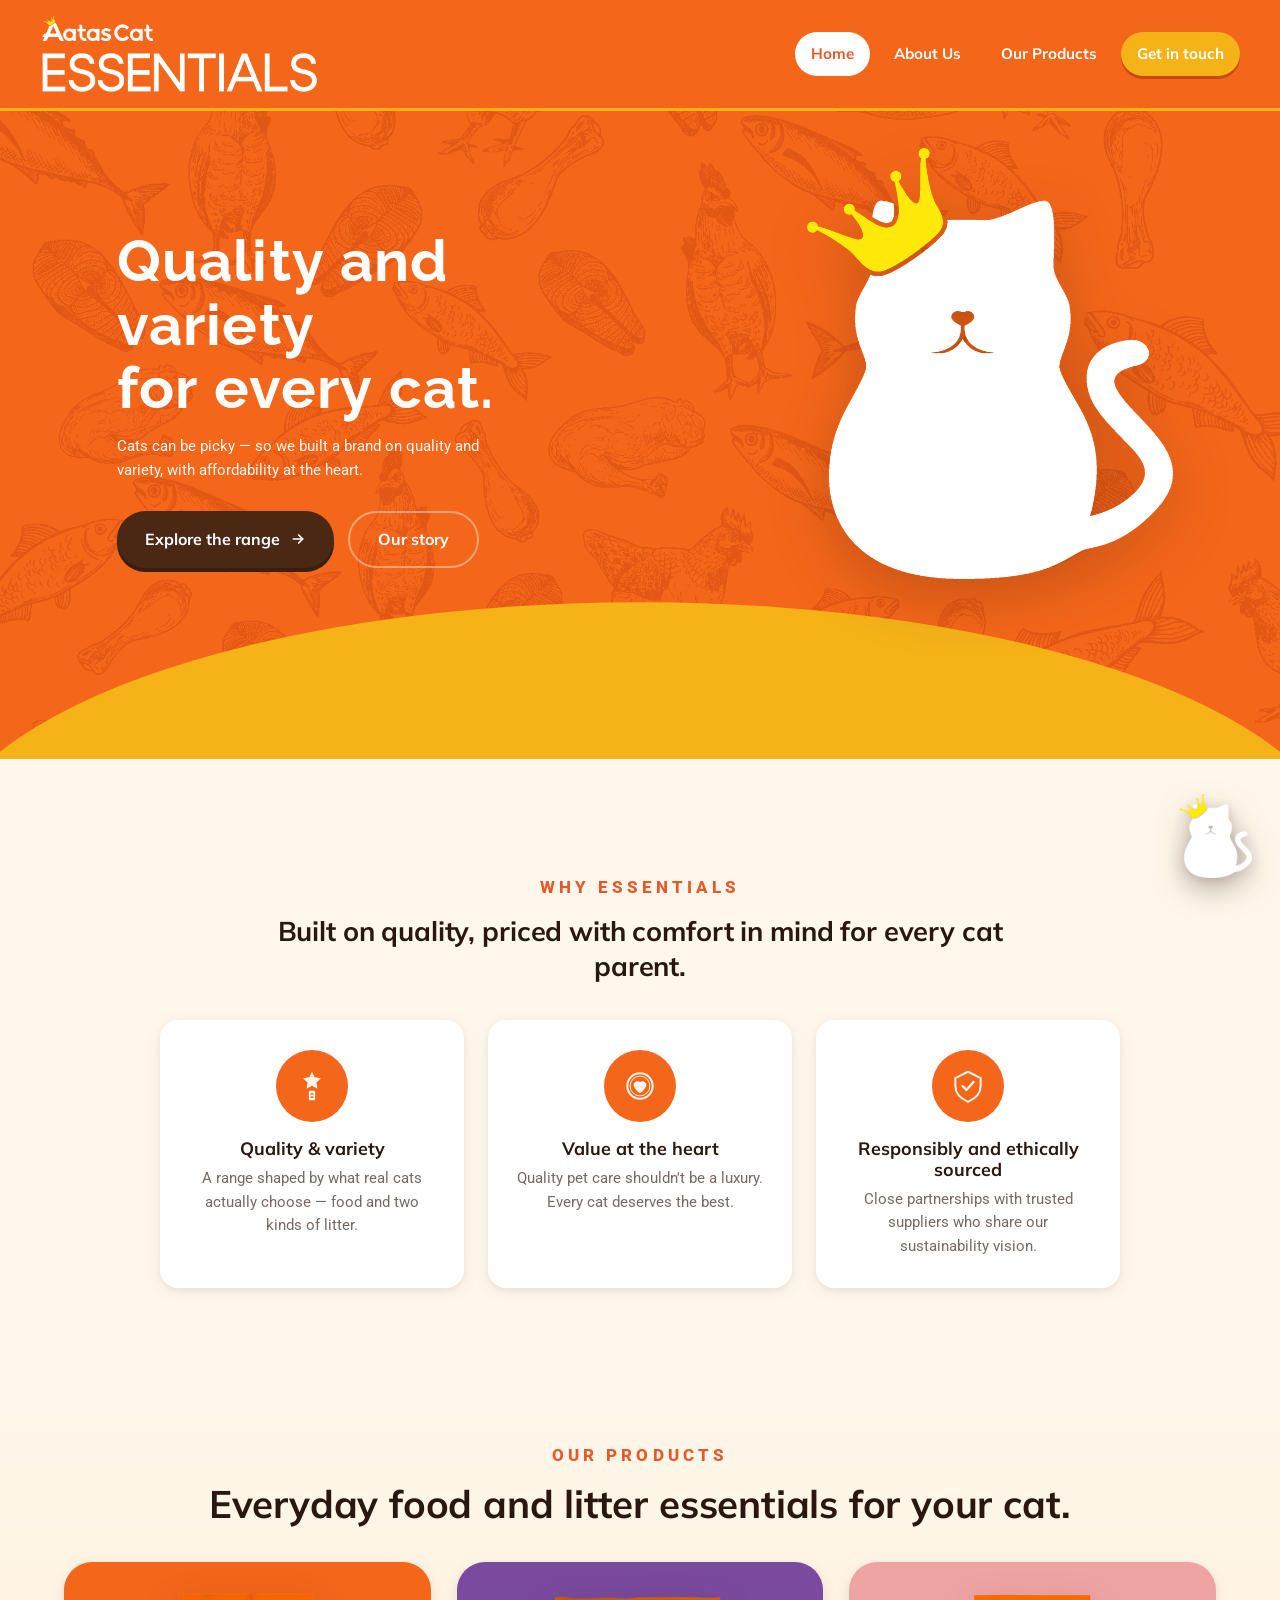
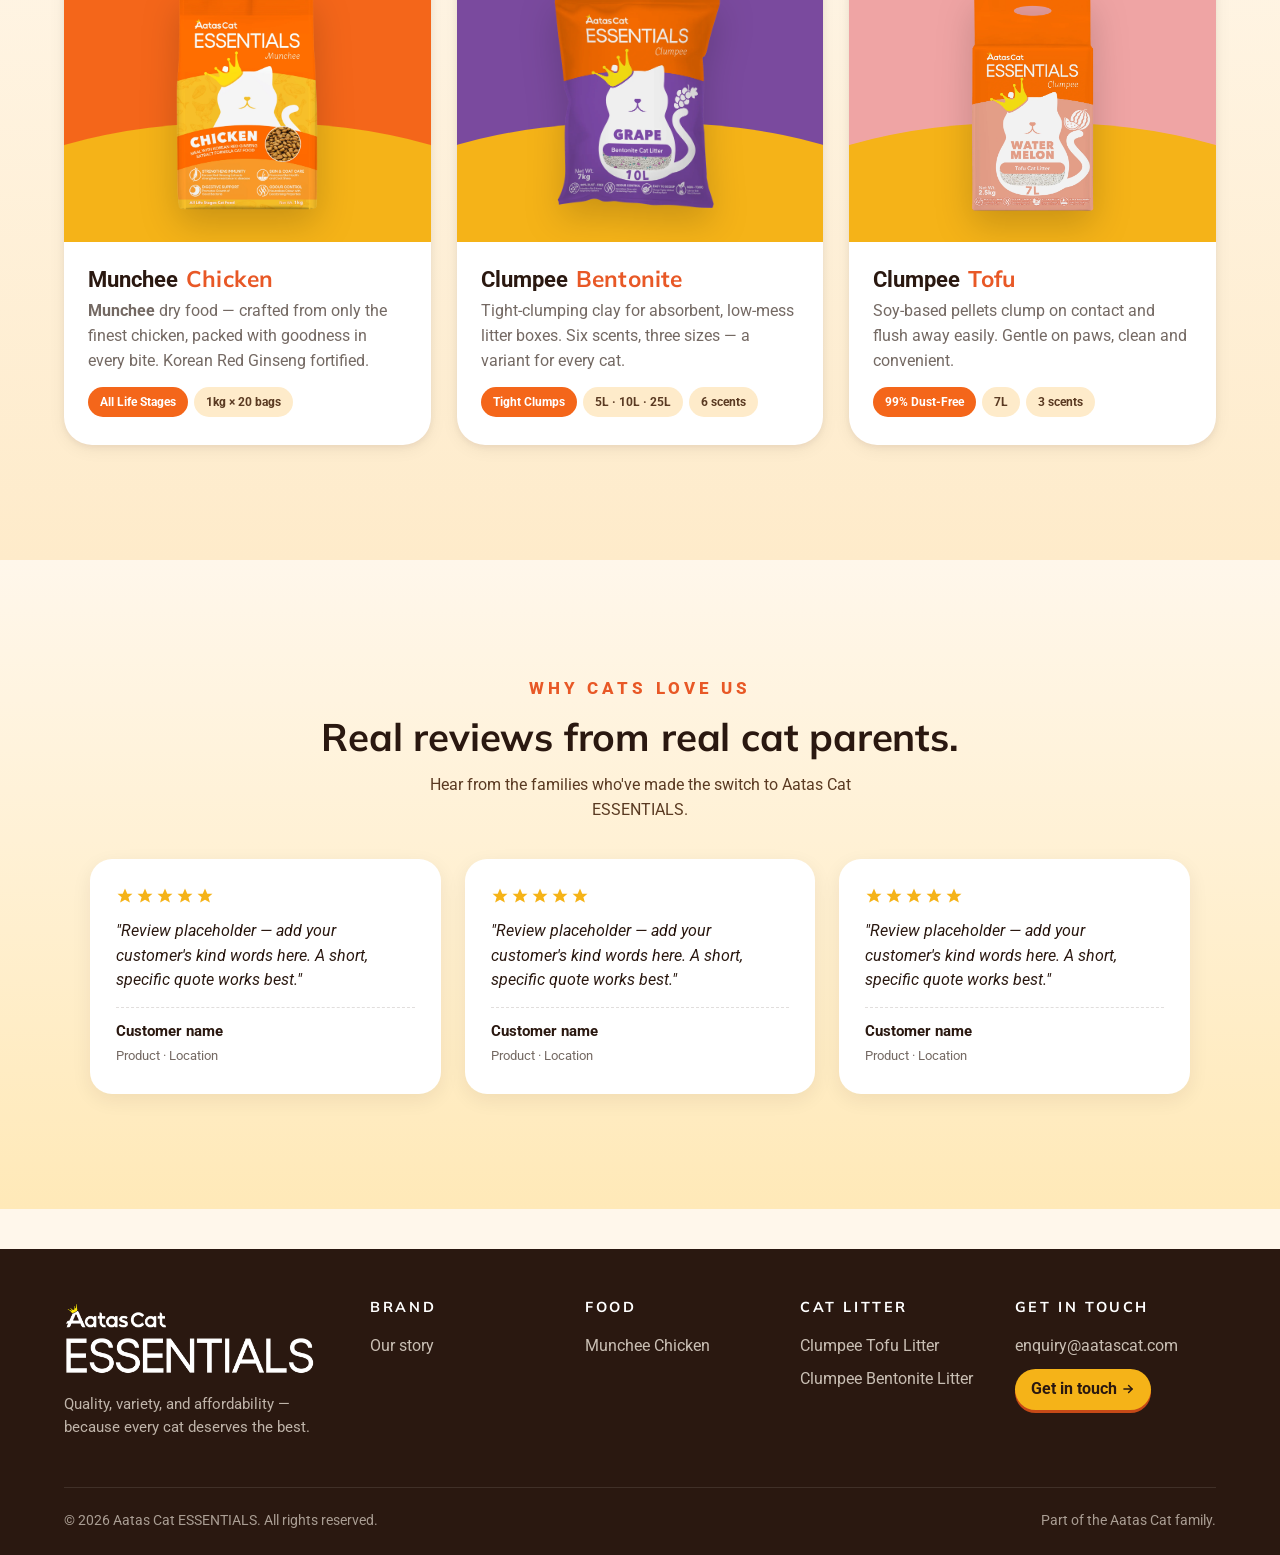
<file: index.html>
<!doctype html>
<html lang="en">
<head>
<meta charset="utf-8">
<meta name="viewport" content="width=device-width, initial-scale=1">
<title>Aatas Cat ESSENTIALS — Quality cat food & litter, made affordable</title>
<meta name="description" content="Aatas Cat ESSENTIALS — Munchee dry food with Korean Red Ginseng, and Clumpee Tofu & Bentonite cat litters. Quality, variety, and affordability in one range.">
<link rel="preconnect" href="https://fonts.googleapis.com">
<link rel="preconnect" href="https://fonts.gstatic.com" crossorigin>
<link rel="stylesheet" href="css/styles.css">
<link rel="icon" href="assets/brand/crown-cat.png" type="image/png">
</head>
<body>

<!-- ============== HEADER ============== -->
<header class="site-header">
  <div class="container nav">
    <a class="brand" href="index.html" aria-label="Aatas Cat ESSENTIALS — Home">
      <picture>
        <source srcset="assets/brand/logo-mark.webp" type="image/webp">
        <img class="brand-logo" src="assets/brand/logo-mark.png" alt="Aatas Cat ESSENTIALS">
      </picture>
    </a>

    <nav class="nav-links" aria-label="Primary">
      <a href="index.html" class="active">Home</a>
      <a href="about.html">About Us</a>
      <a href="products.html">Our Products</a>
      <a href="contact.html" class="nav-cta">Get in touch</a>
    </nav>

    <button class="nav-toggle" aria-label="Menu" aria-expanded="false" aria-controls="navlinks">
      <svg viewBox="0 0 24 24" fill="none" stroke="currentColor" stroke-width="2.5" stroke-linecap="round">
        <line x1="3" y1="7" x2="21" y2="7"/><line x1="3" y1="12" x2="21" y2="12"/><line x1="3" y1="17" x2="21" y2="17"/>
      </svg>
    </button>
  </div>
</header>

<!-- ============== HERO ============== -->
<section class="hero">
  <!-- Food silhouettes in yellow shape -->
  <div class="hero-yellow-silhouettes" aria-hidden="true">
    <!-- Chicken silhouette -->
    <svg class="silh-chicken-1" viewBox="0 0 64 54"><path d="M12 32 Q 8 28 12 22 Q 14 16 22 14 Q 26 8 34 10 Q 38 6 42 10 Q 46 8 46 12 Q 50 14 50 18 L 48 22 Q 54 22 54 28 Q 54 34 46 36 L 42 44 Q 38 50 30 48 L 26 50 Q 20 50 18 44 L 14 42 Q 10 38 12 32 Z M 40 14 L 44 8 L 42 14 Z"/></svg>
    <!-- Fish silhouette -->
    <svg class="silh-fish-1" viewBox="0 0 78 36"><path d="M4 18 Q 14 6 34 8 Q 54 8 62 18 Q 54 28 34 28 Q 14 28 4 18 Z M 62 18 L 76 6 L 72 18 L 76 30 Z M 18 18 a 2 2 0 1 0 0.1 0 Z"/></svg>
    <!-- Drumstick silhouette -->
    <svg class="silh-drumstick-1" viewBox="0 0 52 52"><path d="M16 14 Q 8 10 10 18 Q 4 22 10 28 Q 8 36 16 36 Q 18 44 26 40 L 34 32 L 44 44 Q 46 46 48 44 Q 50 42 48 40 L 36 30 L 42 24 Q 46 16 38 14 Q 38 6 30 8 Q 22 4 18 12 Z"/></svg>
    <!-- Chicken 2 -->
    <svg class="silh-chicken-2" viewBox="0 0 60 50"><path d="M11 30 Q 7 26 11 20 Q 13 15 20 13 Q 24 7 32 9 Q 36 5 40 9 Q 44 7 44 11 Q 48 13 48 17 L 46 20 Q 52 20 52 26 Q 52 32 44 34 L 40 42 Q 36 48 28 46 L 24 48 Q 18 48 16 42 L 12 40 Q 9 36 11 30 Z M 38 13 L 42 7 L 40 13 Z"/></svg>
    <!-- Fish 2 -->
    <svg class="silh-fish-2" viewBox="0 0 72 34"><path d="M4 17 Q 13 6 32 7 Q 50 7 58 17 Q 50 27 32 27 Q 13 27 4 17 Z M 58 17 L 70 6 L 67 17 L 70 28 Z"/></svg>
    <!-- Drumstick 2 -->
    <svg class="silh-drumstick-2" viewBox="0 0 48 48"><path d="M14 13 Q 7 9 9 17 Q 3 21 9 26 Q 7 33 14 33 Q 16 41 24 37 L 31 30 L 40 41 Q 42 43 44 41 Q 46 39 44 37 L 33 28 L 39 22 Q 43 15 35 13 Q 35 5 28 7 Q 20 3 17 11 Z"/></svg>
    <!-- Chicken 3 -->
    <svg class="silh-chicken-3" viewBox="0 0 66 56"><path d="M12 33 Q 8 29 12 23 Q 14 17 22 15 Q 26 9 35 11 Q 39 7 43 11 Q 47 9 47 13 Q 51 15 51 19 L 49 23 Q 56 23 56 29 Q 56 36 48 37 L 43 46 Q 39 51 31 49 L 27 51 Q 20 51 18 45 L 14 43 Q 10 39 12 33 Z M 41 15 L 45 8 L 43 15 Z"/></svg>
  </div>

  <div class="container hero-inner">
    <div class="hero-text">
      <h1 class="hero-script">Quality and variety<br>for every cat.</h1>
      <p class="lead">
        Cats can be picky — so we built a brand on quality and variety, with affordability at the heart.
      </p>

      <div class="hero-actions">
        <a href="#range" class="btn btn-primary">Explore the range
          <svg viewBox="0 0 24 24" width="16" height="16" fill="none" stroke="currentColor" stroke-width="2.5" stroke-linecap="round" stroke-linejoin="round"><path d="M5 12h14"/><path d="M13 6l6 6-6 6"/></svg>
        </a>
        <a href="about.html" class="btn btn-ghost">Our story</a>
      </div>
    </div>

    <div class="hero-cat">
      <img src="assets/brand/crown-cat.webp" alt="Crowned cat — the Aatas Cat ESSENTIALS mascot">
    </div>
  </div>
</section>


<!-- ============== PROMISE ROW ============== -->
<section class="section promise">
  <div class="container">
    <div class="center" style="margin-bottom: 36px;">
      <span class="eyebrow">Why ESSENTIALS</span>
      <h2>Built on quality, priced with comfort in mind for every cat parent.</h2>
    </div>
    <div class="promise-grid">
      <div class="promise-card">
        <div class="promise-icon">
          <!-- Star rosette — quality & variety -->
          <svg viewBox="0 0 48 48" aria-hidden="true">
            <g fill="#FFF7EB">
              <path d="M24 6l3.5 7.1 7.8 1.1-5.7 5.5 1.3 7.8L24 23.8l-6.9 3.7 1.3-7.8-5.7-5.5 7.8-1.1z"/>
              <rect x="20" y="30" width="8" height="12" rx="1.5"/>
              <rect x="22" y="33" width="4" height="2" rx="1" fill="var(--orange)"/>
              <rect x="22" y="37" width="4" height="2" rx="1" fill="var(--orange)"/>
            </g>
          </svg>
        </div>
        <h3>Quality &amp; variety</h3>
        <p>A range shaped by what real cats actually choose — food and two kinds of litter.</p>
      </div>
      <div class="promise-card">
        <div class="promise-icon">
          <!-- Coin / dollar with heart — value at the heart -->
          <svg viewBox="0 0 48 48" aria-hidden="true">
            <g fill="#FFF7EB">
              <!-- Coin circle -->
              <circle cx="24" cy="24" r="16" fill="none" stroke="#FFF7EB" stroke-width="2.5"/>
              <circle cx="24" cy="24" r="12.5" fill="none" stroke="#FFF7EB" stroke-width="1.2"/>
              <!-- Heart -->
              <path d="M24 33s-8-5-8-11a5 5 0 0 1 8-3 5 5 0 0 1 8 3c0 6-8 11-8 11z"/>
            </g>
          </svg>
        </div>
        <h3>Value at the heart</h3>
        <p>Quality pet care shouldn't be a luxury. Every cat deserves the best.</p>
      </div>
      <div class="promise-card">
        <div class="promise-icon">
          <!-- Shield with tick — responsibly sourced -->
          <svg viewBox="0 0 48 48" aria-hidden="true">
            <g fill="#FFF7EB">
              <!-- Shield -->
              <path d="M24 6L8 14v10c0 10 7 16 16 20 9-4 16-10 16-20V14z" fill="none" stroke="#FFF7EB" stroke-width="2.5" stroke-linejoin="round"/>
              <!-- Checkmark -->
              <path d="M17 24l5 5 9-10" fill="none" stroke="#FFF7EB" stroke-width="3" stroke-linecap="round" stroke-linejoin="round"/>
            </g>
          </svg>
        </div>
        <h3>Responsibly and ethically sourced</h3>
        <p>Close partnerships with trusted suppliers who share our sustainability vision.</p>
      </div>
    </div>
  </div>
</section>

<!-- ============== CATEGORY PREVIEWS ============== -->
<section class="section category-row tight-top" id="range">
  <div class="container">
    <div class="center" style="margin-bottom: 36px;">
      <span class="eyebrow">Our Products</span>
      <h2>Everyday food and litter essentials for your cat.</h2>
    </div>

    <div class="category-grid category-grid-3">
      <a class="cat-card" href="products.html#munchee">
        <div class="cat-card-media">
          <img src="assets/products/munchee-1kg-front.webp" alt="Aatas Cat ESSENTIALS Munchee Chicken dry food 1kg pack">
        </div>
        <div class="cat-card-body">
          <h3><span class="munchee-wordmark">Munchee</span> <span class="product-accent">Chicken</span></h3>
          <p><span class="munchee-wordmark">Munchee</span> dry food — crafted from only the finest chicken, packed with goodness in every bite. Korean Red Ginseng fortified.</p>
          <div class="cat-card-meta">
            <span class="chip chip-accent">All Life Stages</span>
            <span class="chip">1kg × 20 bags</span>
          </div>
        </div>
      </a>

      <a class="cat-card" href="products.html#bentonite">
        <div class="cat-card-media" style="background: #7A4A9E;">
          <img src="assets/products/bentonite-grape-front.webp" alt="Aatas Cat ESSENTIALS Bentonite Cat Litter Grape 10L">
        </div>
        <div class="cat-card-body">
          <h3><span class="munchee-wordmark">Clumpee</span> <span class="product-accent">Bentonite</span></h3>
          <p>Tight-clumping clay for absorbent, low-mess litter boxes. Six scents, three sizes — a variant for every cat.</p>
          <div class="cat-card-meta">
            <span class="chip chip-accent">Tight Clumps</span>
            <span class="chip">5L · 10L · 25L</span>
            <span class="chip">6 scents</span>
          </div>
        </div>
      </a>

      <a class="cat-card" href="products.html#tofu">
        <div class="cat-card-media" style="background: #EFA4A4;">
          <img src="assets/products/tofu-watermelon-front.webp" alt="Aatas Cat ESSENTIALS Tofu Cat Litter Watermelon 7L">
        </div>
        <div class="cat-card-body">
          <h3><span class="munchee-wordmark">Clumpee</span> <span class="product-accent">Tofu</span></h3>
          <p>Soy-based pellets clump on contact and flush away easily. Gentle on paws, clean and convenient.</p>
          <div class="cat-card-meta">
            <span class="chip chip-accent">99% Dust-Free</span>
            <span class="chip">7L</span>
            <span class="chip">3 scents</span>
          </div>
        </div>
      </a>
    </div>

  </div>
</section>

<!-- ============== REVIEWS ============== -->
<section class="section reviews" id="reviews">
  <div class="container">
    <div class="center" style="margin-bottom: 36px;">
      <span class="eyebrow">Why cats love us</span>
      <h2>Real reviews from real cat parents.</h2>
      <p style="max-width: 54ch; margin: 14px auto 0; color: var(--ink-soft);">Hear from the families who've made the switch to Aatas Cat ESSENTIALS.</p>
    </div>

    <div class="reviews-grid">
      <figure class="review-card">
        <div class="review-stars" aria-label="5 out of 5 stars">
          <svg viewBox="0 0 24 24" width="18" height="18" fill="currentColor"><path d="M12 2l3 7h7l-5.5 4.5 2 7L12 17l-6.5 3.5 2-7L2 9h7z"/></svg>
          <svg viewBox="0 0 24 24" width="18" height="18" fill="currentColor"><path d="M12 2l3 7h7l-5.5 4.5 2 7L12 17l-6.5 3.5 2-7L2 9h7z"/></svg>
          <svg viewBox="0 0 24 24" width="18" height="18" fill="currentColor"><path d="M12 2l3 7h7l-5.5 4.5 2 7L12 17l-6.5 3.5 2-7L2 9h7z"/></svg>
          <svg viewBox="0 0 24 24" width="18" height="18" fill="currentColor"><path d="M12 2l3 7h7l-5.5 4.5 2 7L12 17l-6.5 3.5 2-7L2 9h7z"/></svg>
          <svg viewBox="0 0 24 24" width="18" height="18" fill="currentColor"><path d="M12 2l3 7h7l-5.5 4.5 2 7L12 17l-6.5 3.5 2-7L2 9h7z"/></svg>
        </div>
        <blockquote>"Review placeholder — add your customer's kind words here. A short, specific quote works best."</blockquote>
        <figcaption>
          <strong>Customer name</strong>
          <span>Product · Location</span>
        </figcaption>
      </figure>

      <figure class="review-card">
        <div class="review-stars" aria-label="5 out of 5 stars">
          <svg viewBox="0 0 24 24" width="18" height="18" fill="currentColor"><path d="M12 2l3 7h7l-5.5 4.5 2 7L12 17l-6.5 3.5 2-7L2 9h7z"/></svg>
          <svg viewBox="0 0 24 24" width="18" height="18" fill="currentColor"><path d="M12 2l3 7h7l-5.5 4.5 2 7L12 17l-6.5 3.5 2-7L2 9h7z"/></svg>
          <svg viewBox="0 0 24 24" width="18" height="18" fill="currentColor"><path d="M12 2l3 7h7l-5.5 4.5 2 7L12 17l-6.5 3.5 2-7L2 9h7z"/></svg>
          <svg viewBox="0 0 24 24" width="18" height="18" fill="currentColor"><path d="M12 2l3 7h7l-5.5 4.5 2 7L12 17l-6.5 3.5 2-7L2 9h7z"/></svg>
          <svg viewBox="0 0 24 24" width="18" height="18" fill="currentColor"><path d="M12 2l3 7h7l-5.5 4.5 2 7L12 17l-6.5 3.5 2-7L2 9h7z"/></svg>
        </div>
        <blockquote>"Review placeholder — add your customer's kind words here. A short, specific quote works best."</blockquote>
        <figcaption>
          <strong>Customer name</strong>
          <span>Product · Location</span>
        </figcaption>
      </figure>

      <figure class="review-card">
        <div class="review-stars" aria-label="5 out of 5 stars">
          <svg viewBox="0 0 24 24" width="18" height="18" fill="currentColor"><path d="M12 2l3 7h7l-5.5 4.5 2 7L12 17l-6.5 3.5 2-7L2 9h7z"/></svg>
          <svg viewBox="0 0 24 24" width="18" height="18" fill="currentColor"><path d="M12 2l3 7h7l-5.5 4.5 2 7L12 17l-6.5 3.5 2-7L2 9h7z"/></svg>
          <svg viewBox="0 0 24 24" width="18" height="18" fill="currentColor"><path d="M12 2l3 7h7l-5.5 4.5 2 7L12 17l-6.5 3.5 2-7L2 9h7z"/></svg>
          <svg viewBox="0 0 24 24" width="18" height="18" fill="currentColor"><path d="M12 2l3 7h7l-5.5 4.5 2 7L12 17l-6.5 3.5 2-7L2 9h7z"/></svg>
          <svg viewBox="0 0 24 24" width="18" height="18" fill="currentColor"><path d="M12 2l3 7h7l-5.5 4.5 2 7L12 17l-6.5 3.5 2-7L2 9h7z"/></svg>
        </div>
        <blockquote>"Review placeholder — add your customer's kind words here. A short, specific quote works best."</blockquote>
        <figcaption>
          <strong>Customer name</strong>
          <span>Product · Location</span>
        </figcaption>
      </figure>
    </div>
  </div>
</section>

<!-- ============== FOOTER ============== -->
<footer class="site-footer">
  <div class="container">
    <div class="footer-grid">
      <div class="footer-brand">
        <a class="brand" href="index.html" aria-label="Aatas Cat ESSENTIALS">
          <picture>
            <source srcset="assets/brand/logo-mark.webp" type="image/webp">
            <img class="brand-logo" src="assets/brand/logo-mark.png" alt="Aatas Cat ESSENTIALS">
          </picture>
        </a>
        <p>Quality, variety, and affordability — because every cat deserves the best.</p>
      </div>
      <div>
        <h4>Brand</h4>
        <a href="about.html">Our story</a>
      </div>
      <div>
        <h4>Food</h4>
        <a href="products.html#munchee">Munchee Chicken</a>
      </div>
      <div>
        <h4>Cat Litter</h4>
        <a href="products.html#tofu">Clumpee Tofu Litter</a>
        <a href="products.html#bentonite">Clumpee Bentonite Litter</a>
      </div>
      <div>
        <h4>Get in touch</h4>
        <a href="mailto:enquiry@aatascat.com">enquiry@aatascat.com</a>
        <a href="contact.html" class="footer-cta">Get in touch
          <svg viewBox="0 0 24 24" width="14" height="14" fill="none" stroke="currentColor" stroke-width="2.5" stroke-linecap="round" stroke-linejoin="round" style="vertical-align: middle; margin-left: 4px;"><path d="M5 12h14"/><path d="M13 6l6 6-6 6"/></svg>
        </a>
      </div>
    </div>
    <div class="footer-bottom">
      <span>© 2026 Aatas Cat ESSENTIALS. All rights reserved.</span>
      <span>Part of the Aatas Cat family.</span>
    </div>
  </div>
</footer>

<!-- Back-to-top floating button -->
<a href="#top" class="back-to-top" aria-label="Back to top" onclick="window.scrollTo({top:0,behavior:'smooth'});return false;">
  <img src="assets/brand/crown-cat.webp" alt="">
</a>

<script src="js/main.js"></script>
</body>
</html>
</file>
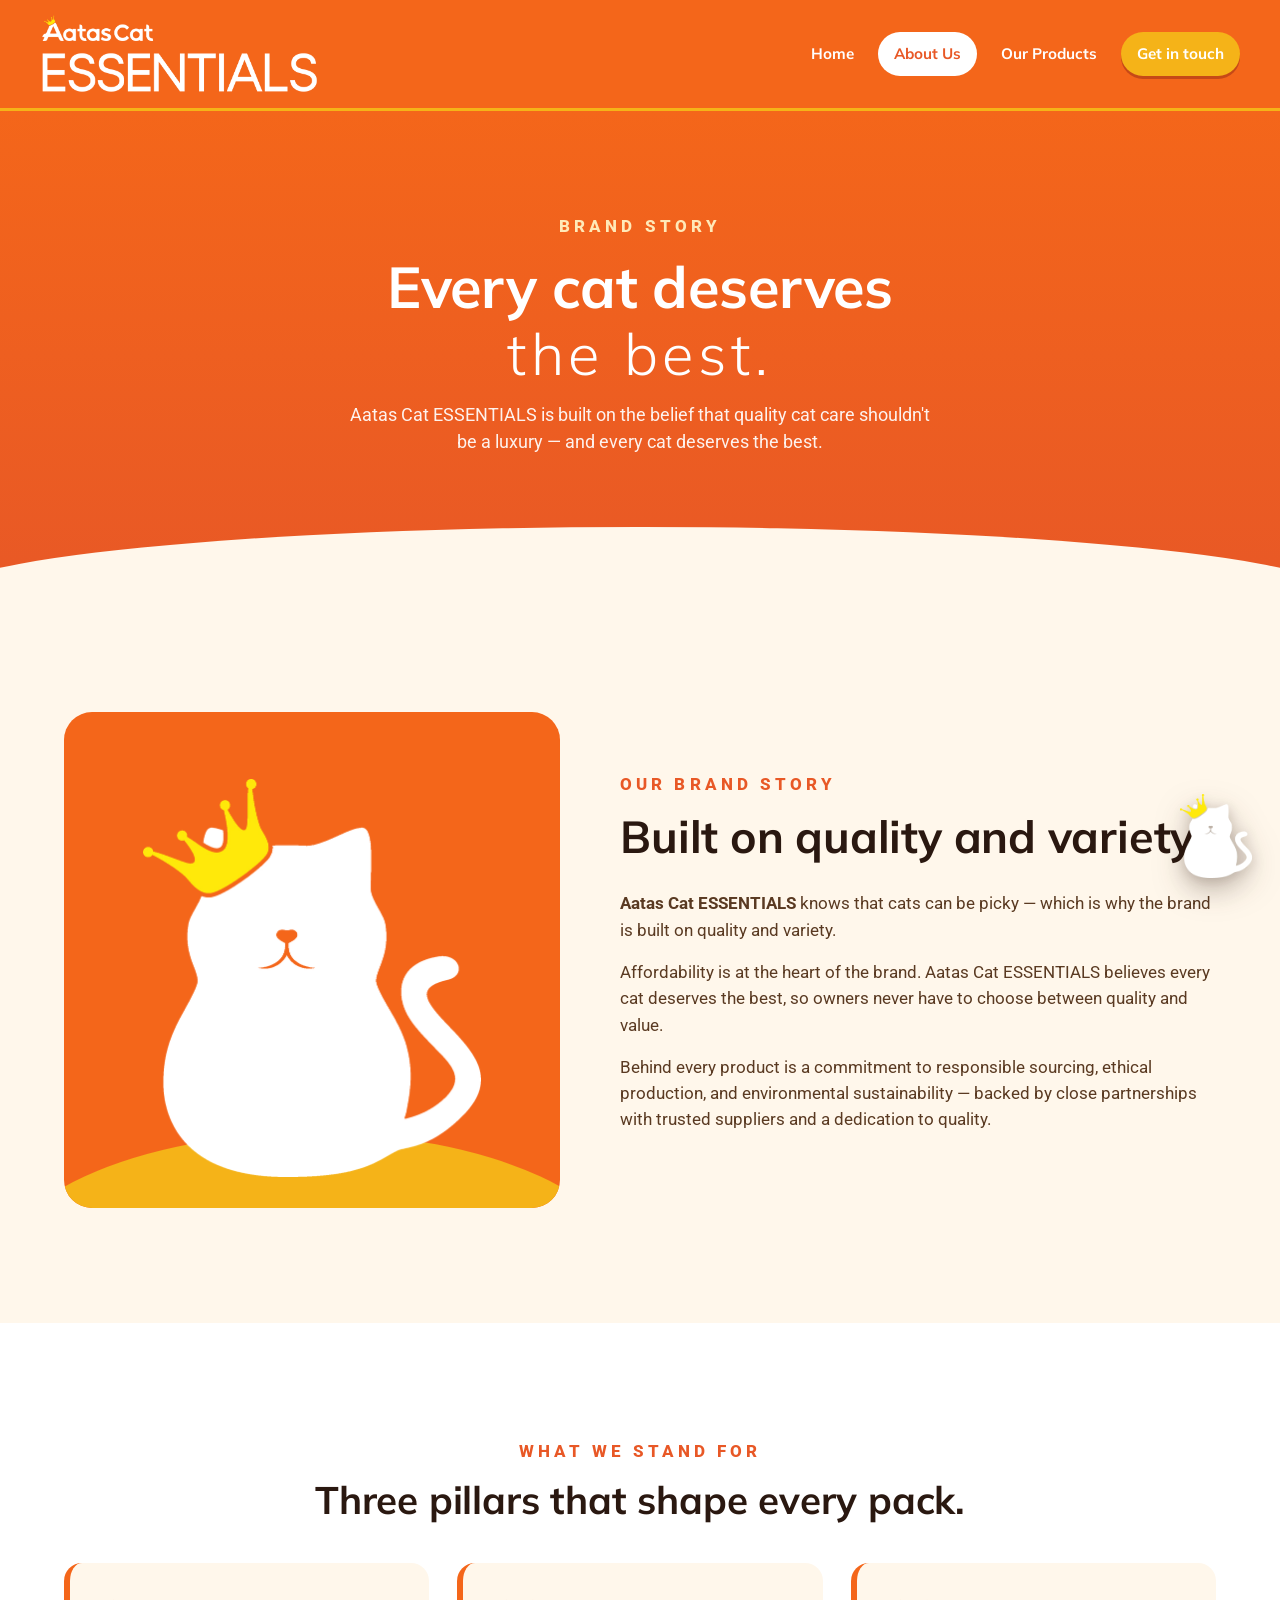
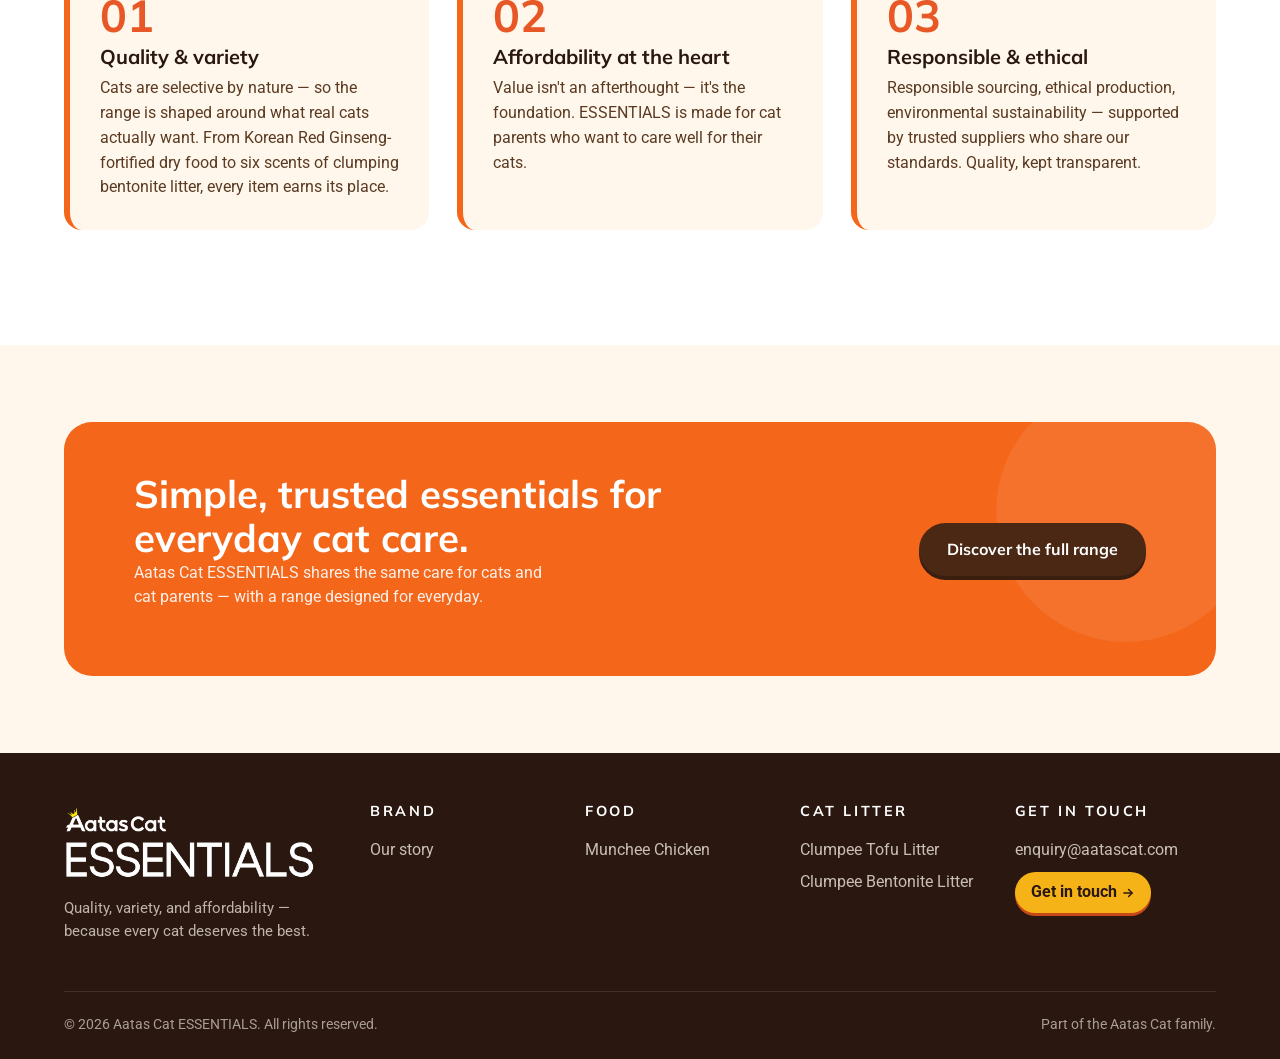
<file: about.html>
<!doctype html>
<html lang="en">
<head>
<meta charset="utf-8">
<meta name="viewport" content="width=device-width, initial-scale=1">
<title>About — Aatas Cat ESSENTIALS</title>
<meta name="description" content="Aatas Cat ESSENTIALS — built on quality, variety and affordability, with a commitment to responsible sourcing and ethical production. Every cat deserves the best.">
<link rel="stylesheet" href="css/styles.css">
<link rel="icon" href="assets/brand/crown-cat.png" type="image/png">
</head>
<body>

<!-- HEADER -->
<header class="site-header">
  <div class="container nav">
    <a class="brand" href="index.html" aria-label="Aatas Cat ESSENTIALS — Home">
      <picture>
        <source srcset="assets/brand/logo-mark.webp" type="image/webp">
        <img class="brand-logo" src="assets/brand/logo-mark.png" alt="Aatas Cat ESSENTIALS">
      </picture>
    </a>
    <nav class="nav-links">
      <a href="index.html">Home</a>
      <a href="about.html" class="active">About Us</a>
      <a href="products.html">Our Products</a>
      <a href="contact.html" class="nav-cta">Get in touch</a>
    </nav>
    <button class="nav-toggle" aria-label="Menu" aria-expanded="false">
      <svg viewBox="0 0 24 24" fill="none" stroke="currentColor" stroke-width="2.5" stroke-linecap="round"><line x1="3" y1="7" x2="21" y2="7"/><line x1="3" y1="12" x2="21" y2="12"/><line x1="3" y1="17" x2="21" y2="17"/></svg>
    </button>
  </div>
</header>

<!-- PAGE HEADER -->
<section class="page-header">
  <div class="container">
    <span class="eyebrow" style="color:#ffe9b8;">Brand Story</span>
    <h1>Every cat deserves<br><span class="essentials">the best.</span></h1>
    <p>Aatas Cat ESSENTIALS is built on the belief that quality cat care shouldn't be a luxury — and every cat deserves the best.</p>
  </div>
</section>

<!-- STORY -->
<section class="section story">
  <div class="container">
    <div class="story-grid">
      <div class="story-visual">
        <img src="assets/brand/crown-cat.webp" alt="">
      </div>
      <div class="story-text">
        <span class="eyebrow">Our Brand Story</span>
        <h2 style="margin-bottom: 28px;">Built on quality and variety.</h2>
        <p>
          <strong>Aatas Cat ESSENTIALS</strong> knows that cats can be picky — which is why the brand is built on quality and variety.
        </p>
        <p>
          Affordability is at the heart of the brand. Aatas Cat ESSENTIALS believes every cat deserves the best, so owners never have to choose between quality and value.
        </p>
        <p>
          Behind every product is a commitment to responsible sourcing, ethical production, and environmental sustainability — backed by close partnerships with trusted suppliers and a dedication to quality.
        </p>
      </div>
    </div>
  </div>
</section>

<!-- PILLARS -->
<section class="section pillars" id="pillars">
  <div class="container">
    <div class="center" style="margin-bottom: 24px;">
      <span class="eyebrow">What we stand for</span>
      <h2>Three pillars that shape every pack.</h2>
    </div>
    <div class="pillars-grid">
      <div class="pillar">
        <div class="num">01</div>
        <h3>Quality &amp; variety</h3>
        <p>Cats are selective by nature — so the range is shaped around what real cats actually want. From Korean Red Ginseng-fortified dry food to six scents of clumping bentonite litter, every item earns its place.</p>
      </div>
      <div class="pillar">
        <div class="num">02</div>
        <h3>Affordability at the heart</h3>
        <p>Value isn't an afterthought — it's the foundation. ESSENTIALS is made for cat parents who want to care well for their cats.</p>
      </div>
      <div class="pillar">
        <div class="num">03</div>
        <h3>Responsible &amp; ethical</h3>
        <p>Responsible sourcing, ethical production, environmental sustainability — supported by trusted suppliers who share our standards. Quality, kept transparent.</p>
      </div>
    </div>
  </div>
</section>

<!-- FAMILY CALLOUT -->
<section class="container">
  <div class="cta-banner" style="background: var(--orange);">
    <div>
      <h2 style="color: var(--white);">Simple, trusted essentials for everyday cat care.</h2>
      <p style="color: rgba(255,255,255,0.9);">Aatas Cat ESSENTIALS shares the same care for cats and cat parents — with a range designed for everyday.</p>
    </div>
    <div style="text-align: right;">
      <a href="products.html" class="btn btn-primary">Discover the full range</a>
    </div>
  </div>
</section>

<!-- FOOTER -->
<footer class="site-footer">
  <div class="container">
    <div class="footer-grid">
      <div class="footer-brand">
        <a class="brand" href="index.html" aria-label="Aatas Cat ESSENTIALS">
          <picture>
            <source srcset="assets/brand/logo-mark.webp" type="image/webp">
            <img class="brand-logo" src="assets/brand/logo-mark.png" alt="Aatas Cat ESSENTIALS">
          </picture>
        </a>
        <p>Quality, variety, and affordability — because every cat deserves the best.</p>
      </div>
      <div>
        <h4>Brand</h4>
        <a href="about.html">Our story</a>
      </div>
      <div>
        <h4>Food</h4>
        <a href="products.html#munchee">Munchee Chicken</a>
      </div>
      <div>
        <h4>Cat Litter</h4>
        <a href="products.html#tofu">Clumpee Tofu Litter</a>
        <a href="products.html#bentonite">Clumpee Bentonite Litter</a>
      </div>
      <div>
        <h4>Get in touch</h4>
        <a href="mailto:enquiry@aatascat.com">enquiry@aatascat.com</a>
        <a href="contact.html" class="footer-cta">Get in touch
          <svg viewBox="0 0 24 24" width="14" height="14" fill="none" stroke="currentColor" stroke-width="2.5" stroke-linecap="round" stroke-linejoin="round" style="vertical-align: middle; margin-left: 4px;"><path d="M5 12h14"/><path d="M13 6l6 6-6 6"/></svg>
        </a>
      </div>
    </div>
    <div class="footer-bottom"><span>© 2026 Aatas Cat ESSENTIALS. All rights reserved.</span><span>Part of the Aatas Cat family.</span></div>
  </div>
</footer>

<!-- Back-to-top floating button -->
<a href="#top" class="back-to-top" aria-label="Back to top" onclick="window.scrollTo({top:0,behavior:'smooth'});return false;">
  <img src="assets/brand/crown-cat.webp" alt="">
</a>

<script src="js/main.js"></script>
</body>
</html>
</file>
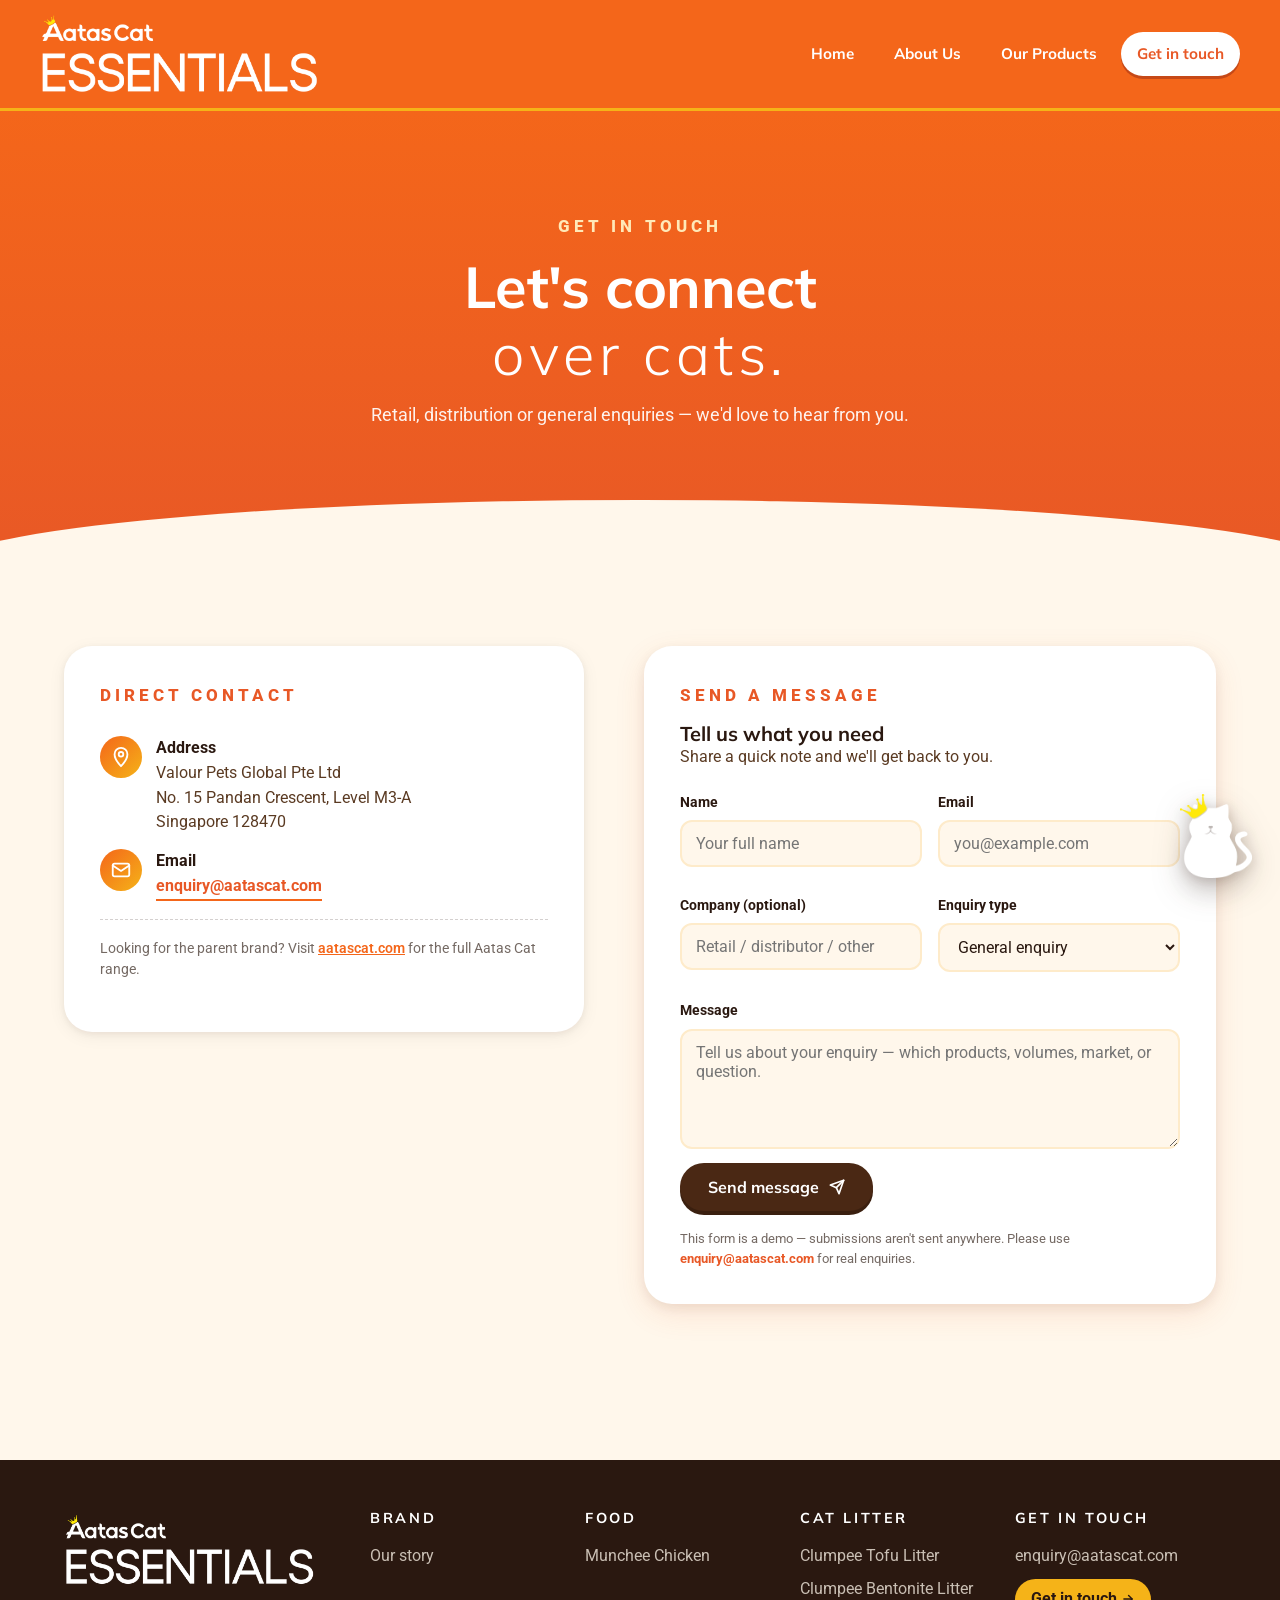
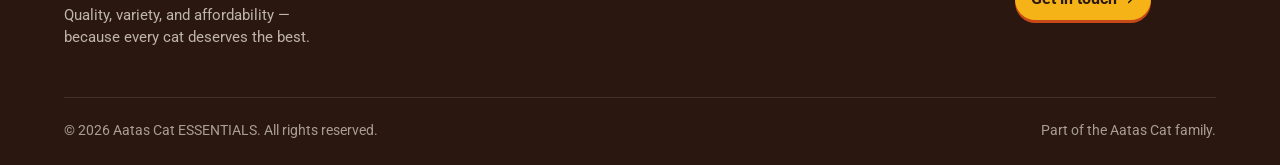
<file: contact.html>
<!doctype html>
<html lang="en">
<head>
<meta charset="utf-8">
<meta name="viewport" content="width=device-width, initial-scale=1">
<title>Contact — Aatas Cat ESSENTIALS</title>
<meta name="description" content="Get in touch with Aatas Cat ESSENTIALS for retail, wholesale, distribution or general enquiries.">
<link rel="stylesheet" href="css/styles.css">
<link rel="icon" href="assets/brand/crown-cat.png" type="image/png">
</head>
<body>

<!-- HEADER -->
<header class="site-header">
  <div class="container nav">
    <a class="brand" href="index.html" aria-label="Aatas Cat ESSENTIALS — Home">
      <picture>
        <source srcset="assets/brand/logo-mark.webp" type="image/webp">
        <img class="brand-logo" src="assets/brand/logo-mark.png" alt="Aatas Cat ESSENTIALS">
      </picture>
    </a>
    <nav class="nav-links">
      <a href="index.html">Home</a>
      <a href="about.html">About Us</a>
      <a href="products.html">Our Products</a>
      <a href="contact.html" class="nav-cta active">Get in touch</a>
    </nav>
    <button class="nav-toggle" aria-label="Menu" aria-expanded="false">
      <svg viewBox="0 0 24 24" fill="none" stroke="currentColor" stroke-width="2.5" stroke-linecap="round"><line x1="3" y1="7" x2="21" y2="7"/><line x1="3" y1="12" x2="21" y2="12"/><line x1="3" y1="17" x2="21" y2="17"/></svg>
    </button>
  </div>
</header>

<!-- PAGE HEADER -->
<section class="page-header">
  <div class="container">
    <span class="eyebrow" style="color:#ffe9b8;">Get in touch</span>
    <h1>Let's connect<br><span class="essentials">over cats.</span></h1>
    <p>Retail, distribution or general enquiries — we'd love to hear from you.</p>
  </div>
</section>

<!-- CONTACT BLOCK -->
<section class="section" style="padding-top: clamp(40px, 6vw, 80px);">
  <div class="container contact-wrap">

    <!-- Left: contact details -->
    <div class="contact-card">
      <span class="eyebrow">Direct contact</span>

      <div class="contact-row">
        <div class="icon" aria-hidden="true">
          <svg viewBox="0 0 24 24" fill="none" stroke="currentColor" stroke-width="2" stroke-linecap="round" stroke-linejoin="round"><path d="M12 22s7-7.2 7-13a7 7 0 10-14 0c0 5.8 7 13 7 13z"/><circle cx="12" cy="9" r="2.5"/></svg>
        </div>
        <div>
          <strong>Address</strong><br>
          <span style="color: var(--ink-soft);">Valour Pets Global Pte Ltd<br>No. 15 Pandan Crescent, Level M3-A<br>Singapore 128470</span>
        </div>
      </div>

      <div class="contact-row">
        <div class="icon" aria-hidden="true">
          <svg viewBox="0 0 24 24" fill="none" stroke="currentColor" stroke-width="2" stroke-linecap="round" stroke-linejoin="round"><rect x="3" y="5" width="18" height="14" rx="2"/><path d="M3 7l9 6 9-6"/></svg>
        </div>
        <div>
          <strong>Email</strong><br>
          <a class="email" href="mailto:enquiry@aatascat.com">enquiry@aatascat.com</a>
        </div>
      </div>

      <p style="color: var(--mute); font-size: 0.85rem; margin-top: 18px; padding-top: 18px; border-top: 1px dashed rgba(42,24,16,0.2);">
        Looking for the parent brand? Visit <a href="https://www.aatascat.com" target="_blank" rel="noopener" style="color: var(--orange); font-weight: 600; text-decoration: underline;">aatascat.com</a> for the full Aatas Cat range.
      </p>
    </div>

    <!-- Right: contact form -->
    <form class="form-card" id="contact-form" novalidate>
      <span class="eyebrow">Send a message</span>
      <h3>Tell us what you need</h3>
      <p style="color: var(--ink-soft); margin-bottom: 22px;">Share a quick note and we'll get back to you.</p>

      <div class="form-row">
        <div class="field">
          <label for="name">Name</label>
          <input id="name" name="name" type="text" placeholder="Your full name" required>
        </div>
        <div class="field">
          <label for="email">Email</label>
          <input id="email" name="email" type="email" placeholder="you@example.com" required>
        </div>
      </div>

      <div class="form-row">
        <div class="field">
          <label for="company">Company (optional)</label>
          <input id="company" name="company" type="text" placeholder="Retail / distributor / other">
        </div>
        <div class="field">
          <label for="topic">Enquiry type</label>
          <select id="topic" name="topic">
            <option>General enquiry</option>
            <option>Retail partnership</option>
            <option>Wholesale &amp; distribution</option>
            <option>Media &amp; PR</option>
            <option>Product question</option>
          </select>
        </div>
      </div>

      <div class="field">
        <label for="message">Message</label>
        <textarea id="message" name="message" placeholder="Tell us about your enquiry — which products, volumes, market, or question." required></textarea>
      </div>

      <button type="submit" class="btn btn-primary">Send message
        <svg viewBox="0 0 24 24" width="16" height="16" fill="none" stroke="currentColor" stroke-width="2.5" stroke-linecap="round" stroke-linejoin="round"><path d="M22 2L11 13"/><path d="M22 2l-7 20-4-9-9-4 20-7z"/></svg>
      </button>

      <p class="form-status" style="display:none; margin-top: 18px; padding: 14px 16px; background: #E9F9EC; color: #1E6A2D; border-radius: 12px; font-weight: 700;"></p>

      <p style="color: var(--mute); font-size: 0.8rem; margin-top: 18px; margin-bottom: 0;">
        This form is a demo — submissions aren't sent anywhere. Please use <a href="mailto:enquiry@aatascat.com" style="color: var(--orange-deep); font-weight: 700;">enquiry@aatascat.com</a> for real enquiries.
      </p>
    </form>

  </div>
</section>

<!-- FOOTER -->
<footer class="site-footer">
  <div class="container">
    <div class="footer-grid">
      <div class="footer-brand">
        <a class="brand" href="index.html" aria-label="Aatas Cat ESSENTIALS">
          <picture>
            <source srcset="assets/brand/logo-mark.webp" type="image/webp">
            <img class="brand-logo" src="assets/brand/logo-mark.png" alt="Aatas Cat ESSENTIALS">
          </picture>
        </a>
        <p>Quality, variety, and affordability — because every cat deserves the best.</p>
      </div>
      <div>
        <h4>Brand</h4>
        <a href="about.html">Our story</a>
      </div>
      <div>
        <h4>Food</h4>
        <a href="products.html#munchee">Munchee Chicken</a>
      </div>
      <div>
        <h4>Cat Litter</h4>
        <a href="products.html#tofu">Clumpee Tofu Litter</a>
        <a href="products.html#bentonite">Clumpee Bentonite Litter</a>
      </div>
      <div>
        <h4>Get in touch</h4>
        <a href="mailto:enquiry@aatascat.com">enquiry@aatascat.com</a>
        <a href="contact.html" class="footer-cta">Get in touch
          <svg viewBox="0 0 24 24" width="14" height="14" fill="none" stroke="currentColor" stroke-width="2.5" stroke-linecap="round" stroke-linejoin="round" style="vertical-align: middle; margin-left: 4px;"><path d="M5 12h14"/><path d="M13 6l6 6-6 6"/></svg>
        </a>
      </div>
    </div>
    <div class="footer-bottom"><span>© 2026 Aatas Cat ESSENTIALS. All rights reserved.</span><span>Part of the Aatas Cat family.</span></div>
  </div>
</footer>

<!-- Back-to-top floating button -->
<a href="#top" class="back-to-top" aria-label="Back to top" onclick="window.scrollTo({top:0,behavior:'smooth'});return false;">
  <img src="assets/brand/crown-cat.webp" alt="">
</a>

<script src="js/main.js"></script>
</body>
</html>
</file>
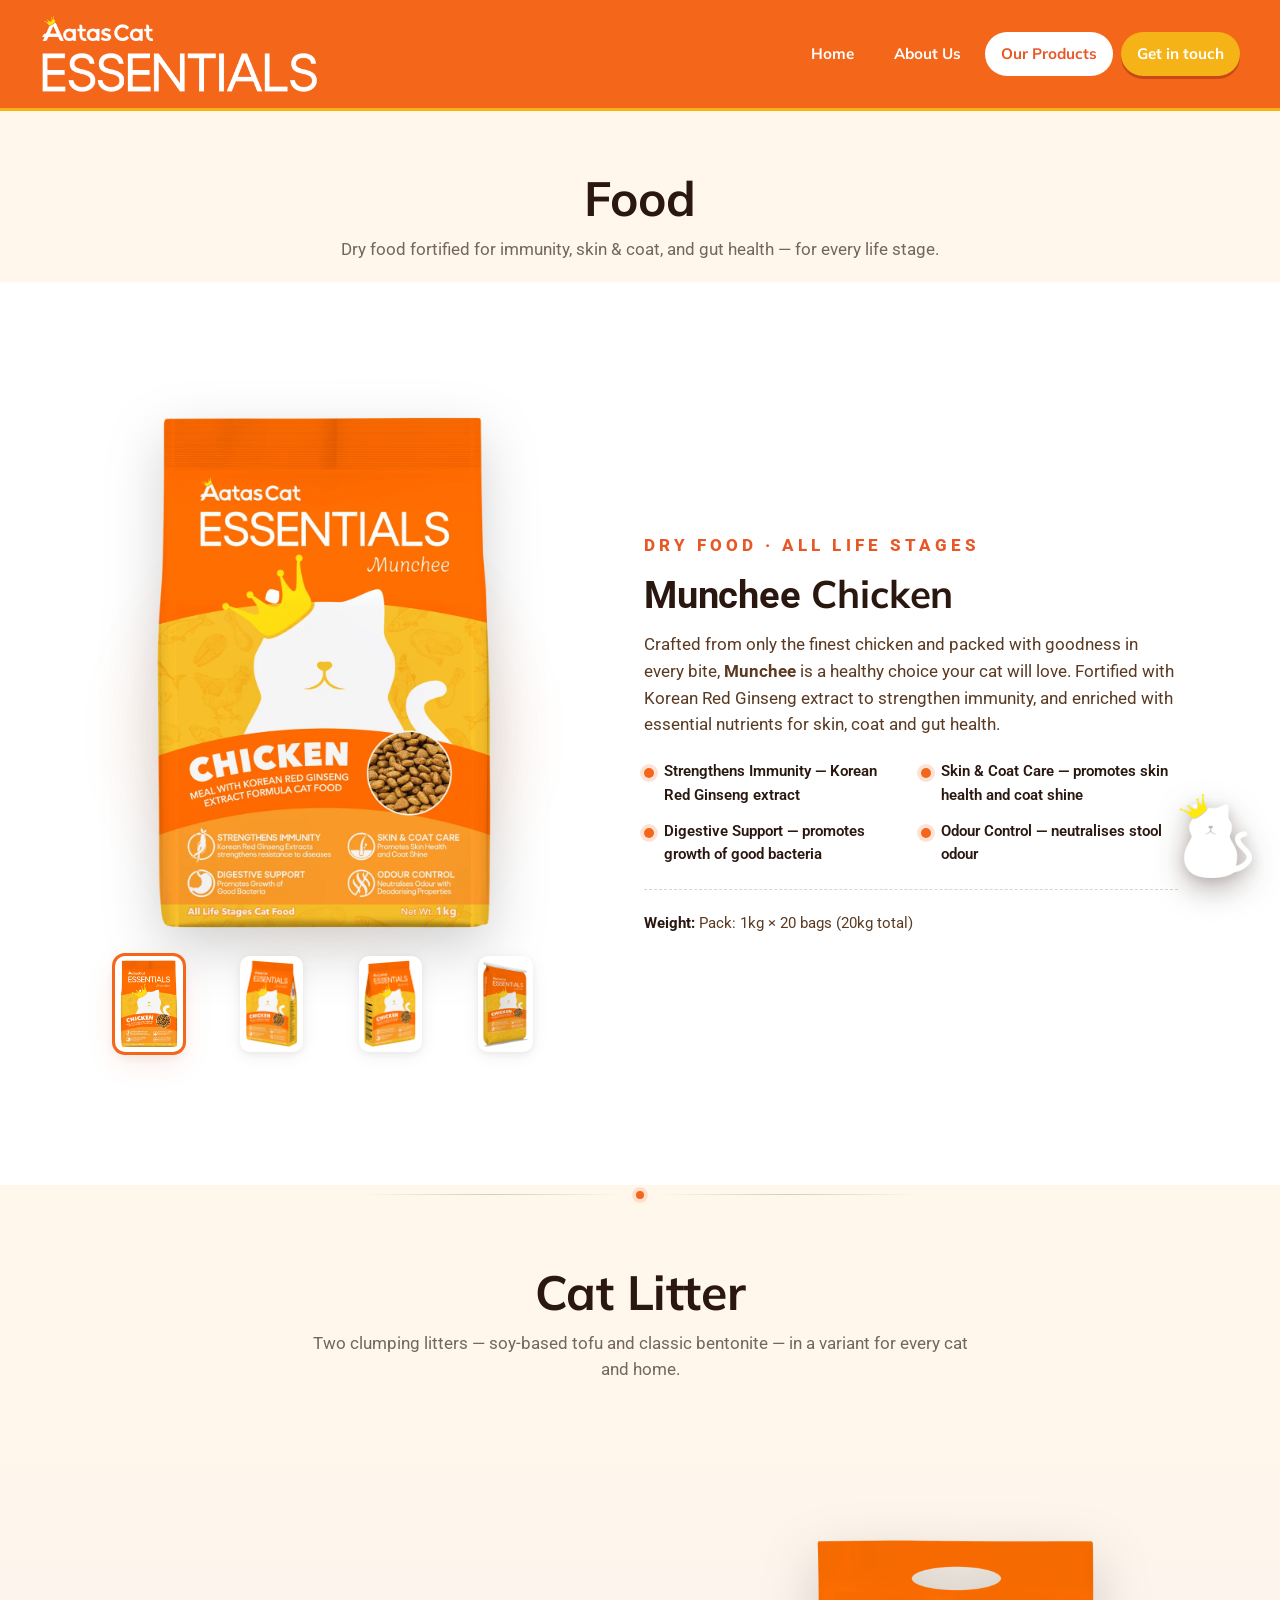
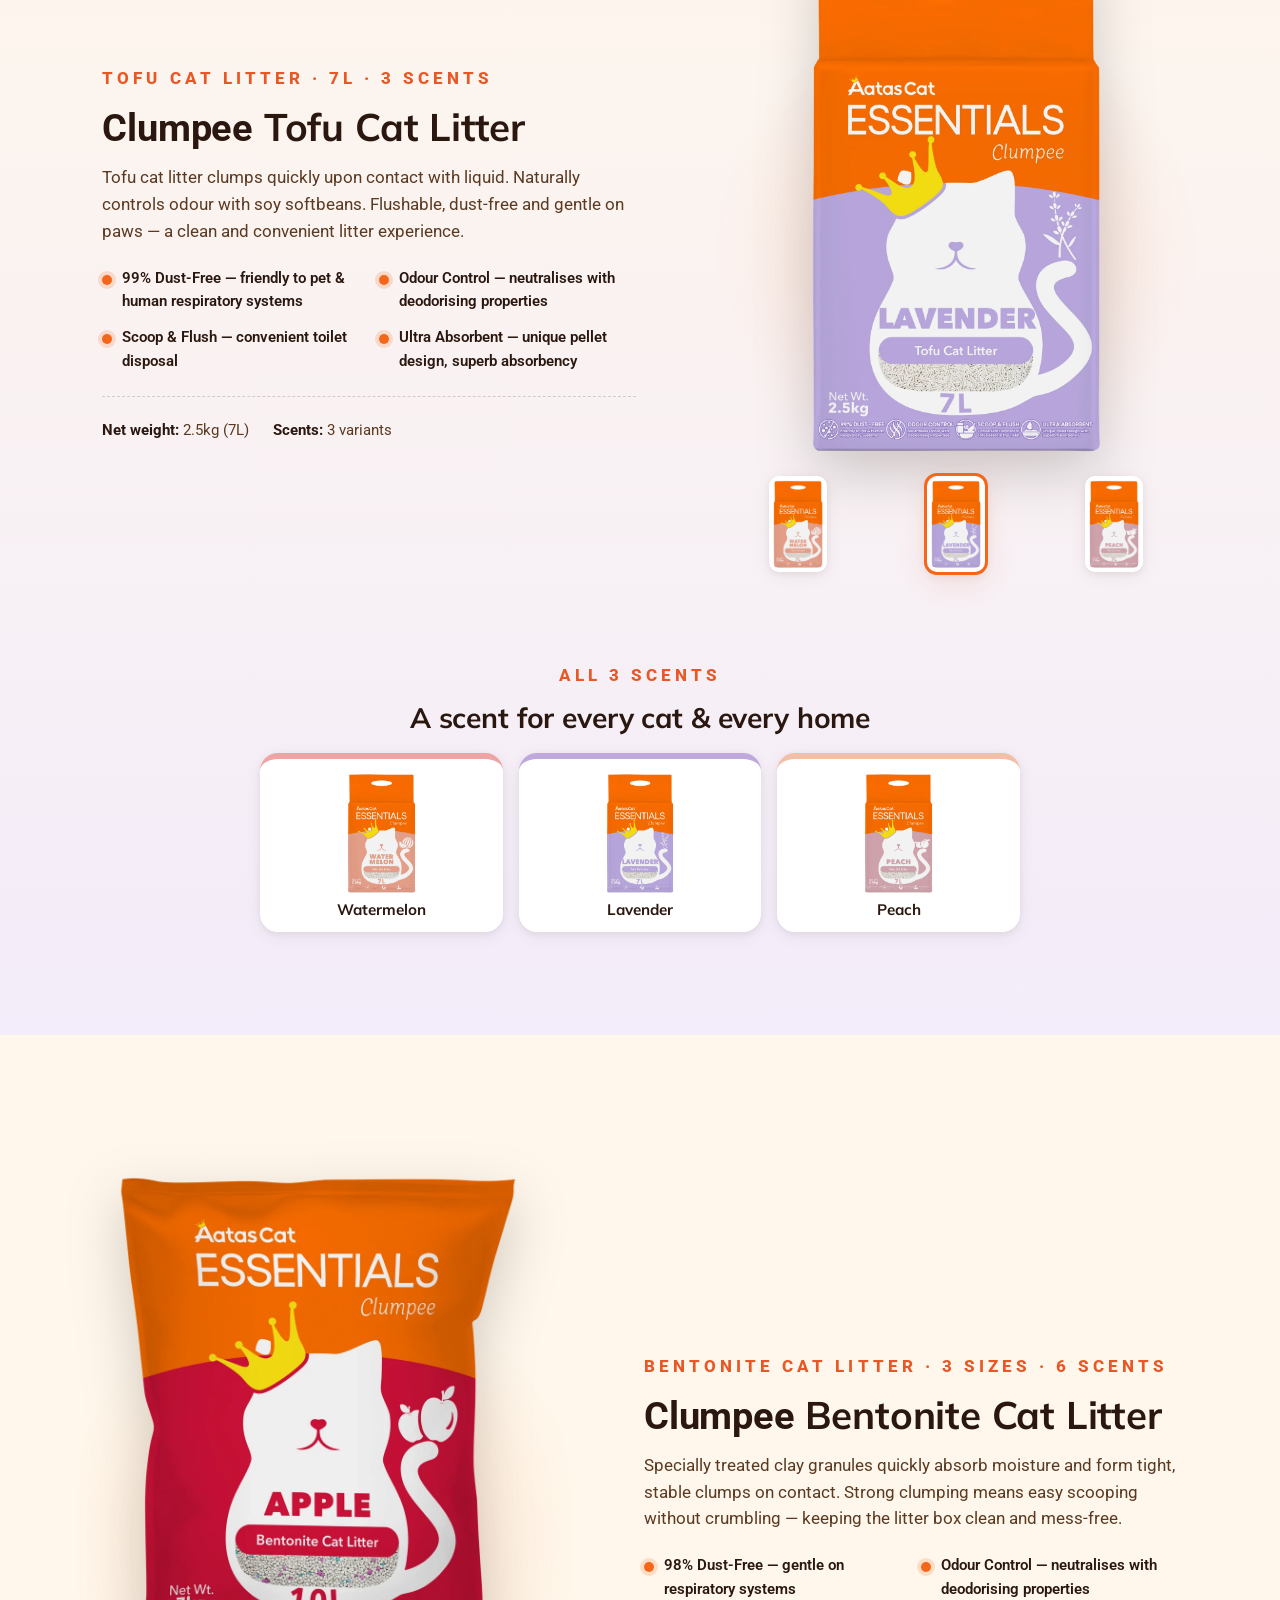
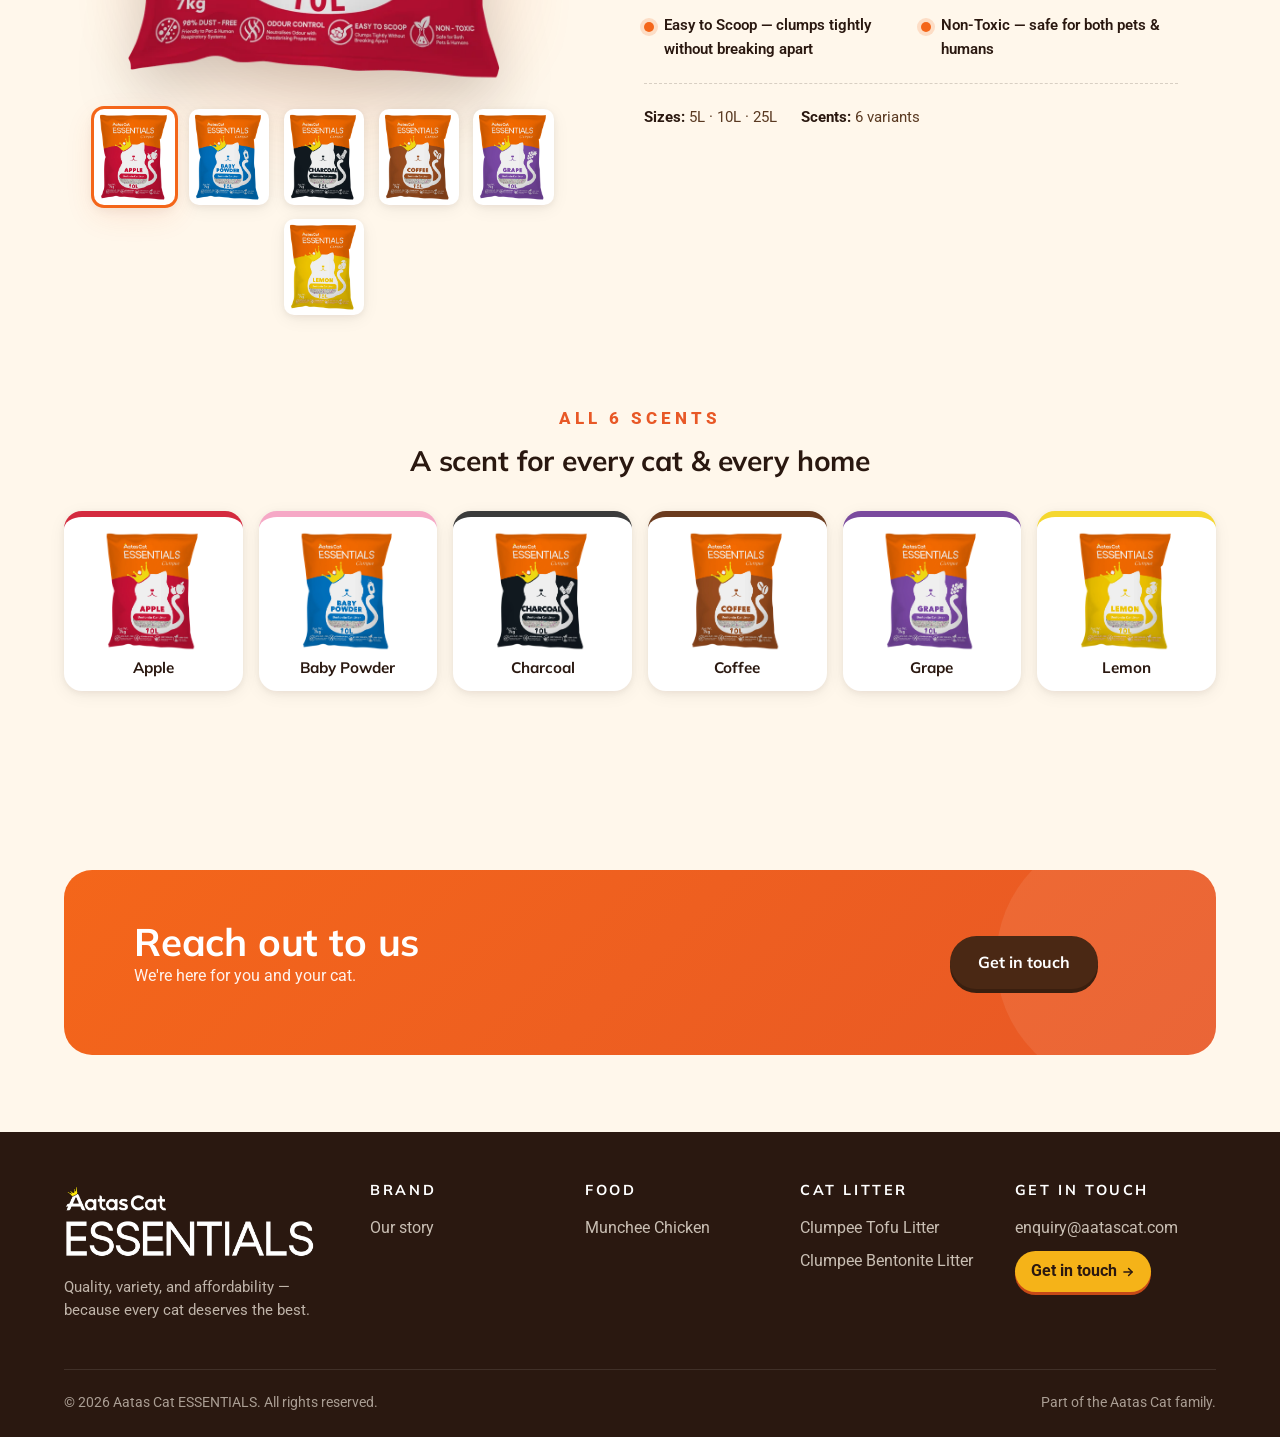
<file: products.html>
<!doctype html>
<html lang="en">
<head>
<meta charset="utf-8">
<meta name="viewport" content="width=device-width, initial-scale=1">
<title>Products — Aatas Cat ESSENTIALS</title>
<meta name="description" content="Explore Aatas Cat ESSENTIALS products: Munchee Chicken dry food, Clumpee Tofu Cat Litter, and Clumpee Bentonite Cat Litter. Quality and variety at every price point.">
<link rel="stylesheet" href="css/styles.css">
<link rel="icon" href="assets/brand/crown-cat.png" type="image/png">
</head>
<body>

<!-- HEADER -->
<header class="site-header">
  <div class="container nav">
    <a class="brand" href="index.html" aria-label="Aatas Cat ESSENTIALS — Home">
      <picture>
        <source srcset="assets/brand/logo-mark.webp" type="image/webp">
        <img class="brand-logo" src="assets/brand/logo-mark.png" alt="Aatas Cat ESSENTIALS">
      </picture>
    </a>
    <nav class="nav-links">
      <a href="index.html">Home</a>
      <a href="about.html">About Us</a>
      <a href="products.html" class="active">Our Products</a>
      <a href="contact.html" class="nav-cta">Get in touch</a>
    </nav>
    <button class="nav-toggle" aria-label="Menu" aria-expanded="false">
      <svg viewBox="0 0 24 24" fill="none" stroke="currentColor" stroke-width="2.5" stroke-linecap="round"><line x1="3" y1="7" x2="21" y2="7"/><line x1="3" y1="12" x2="21" y2="12"/><line x1="3" y1="17" x2="21" y2="17"/></svg>
    </button>
  </div>
</header>

<!-- ================= FOOD CATEGORY ================= -->
<section class="category-divider category-divider-tight" id="food">
  <div class="container">
    <h2>Food</h2>
    <p>Dry food fortified for immunity, skin &amp; coat, and gut health — for every life stage.</p>
  </div>
</section>

<!-- =================== MUNCHEE =================== -->
<section class="product-block product-block-tight" id="munchee">
  <div class="container">
    <div class="product-grid" data-variant-group>
      <div class="product-visual">
        <img data-variant-hero src="assets/products/munchee-1kg-front.webp" alt="Aatas Cat ESSENTIALS Munchee Chicken 1kg pack, front">
        <div class="variant-strip">
          <img data-variant-src="assets/products/munchee-1kg-front.webp" src="assets/products/munchee-1kg-front.webp" class="is-active" alt="Front view">
          <img data-variant-src="assets/products/munchee-1kg-angle-left.webp" src="assets/products/munchee-1kg-angle-left.webp" alt="Angled left view">
          <img data-variant-src="assets/products/munchee-1kg-angle-right.webp" src="assets/products/munchee-1kg-angle-right.webp" alt="Angled right view">
          <img data-variant-src="assets/products/munchee-20kg-front.webp" src="assets/products/munchee-20kg-front.webp" alt="20kg pack">
        </div>
      </div>

      <div class="product-text">
        <span class="eyebrow">Dry Food · All Life Stages</span>
        <h2><span class="munchee-wordmark">Munchee</span> Chicken</h2>
        <p class="lead">
          Crafted from only the finest chicken and packed with goodness in every bite, <span class="munchee-wordmark">Munchee</span> is a healthy choice your cat will love. Fortified with Korean Red Ginseng extract to strengthen immunity, and enriched with essential nutrients for skin, coat and gut health.
        </p>

        <ul class="feature-list">
          <li>Strengthens Immunity — Korean Red Ginseng extract</li>
          <li>Skin &amp; Coat Care — promotes skin health and coat shine</li>
          <li>Digestive Support — promotes growth of good bacteria</li>
          <li>Odour Control — neutralises stool odour</li>
        </ul>

        <div class="spec-row">
          <span><strong>Weight:</strong> Pack: 1kg × 20 bags (20kg total)</span>
        </div>
      </div>
    </div>
  </div>
</section>

<!-- ================= SECTION DIVIDER ================= -->
<div class="section-separator" aria-hidden="true">
  <div class="container">
    <span class="sep-line"></span>
    <span class="sep-dot"></span>
    <span class="sep-line"></span>
  </div>
</div>

<!-- ================= CAT LITTER CATEGORY ================= -->
<section class="category-divider category-divider-tight" id="cat-litter" style="background: var(--cream);">
  <div class="container">
    <h2>Cat Litter</h2>
    <p>Two clumping litters — soy-based tofu and classic bentonite — in a variant for every cat and home.</p>
  </div>
</section>

<!-- =================== TOFU =================== -->
<section class="product-block product-block-tight" id="tofu" style="background: linear-gradient(180deg, var(--cream) 0%, #F3ECFA 100%);">
  <div class="container">
    <div class="product-grid reverse" data-variant-group>
      <div class="product-text">
        <span class="eyebrow">Tofu Cat Litter · 7L · 3 scents</span>
        <h2><span class="munchee-wordmark">Clumpee</span> Tofu Cat Litter</h2>
        <p class="lead">
          Tofu cat litter clumps quickly upon contact with liquid. Naturally controls odour with soy softbeans. Flushable, dust-free and gentle on paws — a clean and convenient litter experience.
        </p>

        <ul class="feature-list">
          <li>99% Dust-Free — friendly to pet &amp; human respiratory systems</li>
          <li>Odour Control — neutralises with deodorising properties</li>
          <li>Scoop &amp; Flush — convenient toilet disposal</li>
          <li>Ultra Absorbent — unique pellet design, superb absorbency</li>
        </ul>

        <div class="spec-row">
          <span><strong>Net weight:</strong> 2.5kg (7L)</span>
          <span><strong>Scents:</strong> 3 variants</span>
        </div>
      </div>

      <div class="product-visual">
        <img data-variant-hero src="assets/products/tofu-lavender-front.webp" alt="Clumpee Tofu Cat Litter Lavender 7L">
        <div class="variant-strip">
          <img data-variant-src="assets/products/tofu-watermelon-front.webp" src="assets/products/tofu-watermelon-front.webp" alt="Watermelon">
          <img data-variant-src="assets/products/tofu-lavender-front.webp" src="assets/products/tofu-lavender-front.webp" class="is-active" alt="Lavender">
          <img data-variant-src="assets/products/tofu-peach-front.webp" src="assets/products/tofu-peach-front.webp" alt="Peach">
        </div>
      </div>
    </div>

    <!-- Full variant grid -->
    <div style="margin-top: 60px;">
      <div class="center" style="margin-bottom: 18px;">
        <span class="eyebrow">All 3 scents</span>
        <h2 style="font-size: clamp(1.4rem, 2.2vw, 1.8rem);">A scent for every cat &amp; every home</h2>
      </div>

      <div class="variant-grid" style="grid-template-columns: repeat(3, 1fr); max-width: 760px; margin: 0 auto;">
        <div class="variant-card" data-accent="watermelon">
          <img src="assets/products/tofu-watermelon-front.webp" alt="Watermelon Tofu Cat Litter 7L">
          <h4>Watermelon</h4>
        </div>
        <div class="variant-card" data-accent="lavender">
          <img src="assets/products/tofu-lavender-front.webp" alt="Lavender Tofu Cat Litter 7L">
          <h4>Lavender</h4>
        </div>
        <div class="variant-card" data-accent="peach">
          <img src="assets/products/tofu-peach-front.webp" alt="Peach Tofu Cat Litter 7L">
          <h4>Peach</h4>
        </div>
      </div>
    </div>
  </div>
</section>

<!-- =================== BENTONITE =================== -->
<section class="product-block" id="bentonite">
  <div class="container">
    <div class="product-grid" data-variant-group>
      <div class="product-visual">
        <img data-variant-hero src="assets/products/bentonite-apple-front.webp" alt="Clumpee Bentonite Cat Litter Apple 10L">
        <div class="variant-strip">
          <img data-variant-src="assets/products/bentonite-apple-front.webp" src="assets/products/bentonite-apple-front.webp" class="is-active" alt="Apple">
          <img data-variant-src="assets/products/bentonite-babypowder-front.webp" src="assets/products/bentonite-babypowder-front.webp" alt="Baby Powder">
          <img data-variant-src="assets/products/bentonite-charcoal-front.webp" src="assets/products/bentonite-charcoal-front.webp" alt="Charcoal">
          <img data-variant-src="assets/products/bentonite-coffee-front.webp" src="assets/products/bentonite-coffee-front.webp" alt="Coffee">
          <img data-variant-src="assets/products/bentonite-grape-front.webp" src="assets/products/bentonite-grape-front.webp" alt="Grape">
          <img data-variant-src="assets/products/bentonite-lemon-front.webp" src="assets/products/bentonite-lemon-front.webp" alt="Lemon">
        </div>
      </div>

      <div class="product-text">
        <span class="eyebrow">Bentonite Cat Litter · 3 sizes · 6 scents</span>
        <h2><span class="munchee-wordmark">Clumpee</span> Bentonite Cat Litter</h2>
        <p class="lead">
          Specially treated clay granules quickly absorb moisture and form tight, stable clumps on contact. Strong clumping means easy scooping without crumbling — keeping the litter box clean and mess-free.
        </p>

        <ul class="feature-list">
          <li>98% Dust-Free — gentle on respiratory systems</li>
          <li>Odour Control — neutralises with deodorising properties</li>
          <li>Easy to Scoop — clumps tightly without breaking apart</li>
          <li>Non-Toxic — safe for both pets &amp; humans</li>
        </ul>

        <div class="spec-row">
          <span><strong>Sizes:</strong> 5L · 10L · 25L</span>
          <span><strong>Scents:</strong> 6 variants</span>
        </div>
      </div>
    </div>

    <!-- Full variant grid -->
    <div style="margin-top: 60px;">
      <div class="center" style="margin-bottom: 18px;">
        <span class="eyebrow">All 6 scents</span>
        <h2 style="font-size: clamp(1.4rem, 2.2vw, 1.8rem);">A scent for every cat &amp; every home</h2>
      </div>

      <div class="variant-grid">
        <div class="variant-card" data-accent="apple">
          <img src="assets/products/bentonite-apple-front.webp" alt="Apple Bentonite Cat Litter">
          <h4>Apple</h4>
        </div>
        <div class="variant-card" data-accent="babypowder">
          <img src="assets/products/bentonite-babypowder-front.webp" alt="Baby Powder Bentonite Cat Litter">
          <h4>Baby Powder</h4>
        </div>
        <div class="variant-card" data-accent="charcoal">
          <img src="assets/products/bentonite-charcoal-front.webp" alt="Charcoal Bentonite Cat Litter">
          <h4>Charcoal</h4>
        </div>
        <div class="variant-card" data-accent="coffee">
          <img src="assets/products/bentonite-coffee-front.webp" alt="Coffee Bentonite Cat Litter">
          <h4>Coffee</h4>
        </div>
        <div class="variant-card" data-accent="grape">
          <img src="assets/products/bentonite-grape-front.webp" alt="Grape Bentonite Cat Litter">
          <h4>Grape</h4>
        </div>
        <div class="variant-card" data-accent="lemon">
          <img src="assets/products/bentonite-lemon-front.webp" alt="Lemon Bentonite Cat Litter">
          <h4>Lemon</h4>
        </div>
      </div>
    </div>
  </div>
</section>

<!-- CTA -->
<section class="container">
  <div class="cta-banner">
    <div>
      <h2>Reach out to us</h2>
      <p>We're here for you and your cat.</p>
    </div>
    <div style="text-align: right; padding-right: clamp(16px, 4vw, 48px);">
      <a href="contact.html" class="btn btn-primary">Get in touch</a>
    </div>
  </div>
</section>

<!-- FOOTER -->
<footer class="site-footer">
  <div class="container">
    <div class="footer-grid">
      <div class="footer-brand">
        <a class="brand" href="index.html" aria-label="Aatas Cat ESSENTIALS">
          <picture>
            <source srcset="assets/brand/logo-mark.webp" type="image/webp">
            <img class="brand-logo" src="assets/brand/logo-mark.png" alt="Aatas Cat ESSENTIALS">
          </picture>
        </a>
        <p>Quality, variety, and affordability — because every cat deserves the best.</p>
      </div>
      <div>
        <h4>Brand</h4>
        <a href="about.html">Our story</a>
      </div>
      <div>
        <h4>Food</h4>
        <a href="products.html#munchee">Munchee Chicken</a>
      </div>
      <div>
        <h4>Cat Litter</h4>
        <a href="products.html#tofu">Clumpee Tofu Litter</a>
        <a href="products.html#bentonite">Clumpee Bentonite Litter</a>
      </div>
      <div>
        <h4>Get in touch</h4>
        <a href="mailto:enquiry@aatascat.com">enquiry@aatascat.com</a>
        <a href="contact.html" class="footer-cta">Get in touch
          <svg viewBox="0 0 24 24" width="14" height="14" fill="none" stroke="currentColor" stroke-width="2.5" stroke-linecap="round" stroke-linejoin="round" style="vertical-align: middle; margin-left: 4px;"><path d="M5 12h14"/><path d="M13 6l6 6-6 6"/></svg>
        </a>
      </div>
    </div>
    <div class="footer-bottom"><span>© 2026 Aatas Cat ESSENTIALS. All rights reserved.</span><span>Part of the Aatas Cat family.</span></div>
  </div>
</footer>

<!-- Back-to-top floating button -->
<a href="#top" class="back-to-top" aria-label="Back to top" onclick="window.scrollTo({top:0,behavior:'smooth'});return false;">
  <img src="assets/brand/crown-cat.webp" alt="">
</a>

<script src="js/main.js"></script>
</body>
</html>
</file>
<file: css/styles.css>
@import url('https://fonts.googleapis.com/css2?family=Roboto:wght@300;400;500;700&family=Mulish:wght@400;600;700;800&family=Nunito+Sans:wght@400;600;700;800;900&family=Fredoka:wght@500;600;700&family=Caveat:wght@500;700&family=Raleway:wght@400;600;700;800&display=swap');

/* =========================================================
   Aatas Cat ESSENTIALS — shared stylesheet
   Brand: Quality, variety, and affordability.
   ========================================================= */

/* ---- Tokens ---- */
:root {
  --orange:        #F4661A;
  --orange-deep:   #E85826;
  --orange-dark:   #C64917;
  --yellow:        #F5B318;
  --yellow-soft:   #FFCC4D;
  --crown:         #FFC12B;
  --cream:         #FFF7EB;
  --cream-deep:    #FEEBCA;
  --white:         #FFFFFF;
  --ink:           #2A1810;
  --ink-soft:      #5A3A22;
  --mute:          rgba(42, 24, 16, 0.65);
  --brown:         #4A2814;
  --brown-deep:    #3A1F0F;

  /* Product accent colours (from packaging) */
  --apple:         #D42A3E;
  --babypowder:    #F6A8C6;
  --charcoal:      #3B3B3B;
  --coffee:        #6B3B1E;
  --grape:         #7A4A9E;
  --lemon:         #F5D72E;
  --watermelon:    #EFA4A4;
  --lavender:      #BFA8DC;
  --peach:         #F3BFA6;

  --radius-sm:  10px;
  --radius-md:  18px;
  --radius-lg:  28px;
  --radius-xl:  48px;

  --shadow-sm:  0 2px 6px rgba(42,24,16,0.06), 0 4px 18px rgba(42,24,16,0.06);
  --shadow-md:  0 10px 30px rgba(232,88,38,0.12), 0 4px 12px rgba(42,24,16,0.08);
  --shadow-lg:  0 25px 60px rgba(232,88,38,0.20), 0 8px 20px rgba(42,24,16,0.10);

  --maxw:       1200px;

  /* Typography — per brand guide:
     Rota (display/headings), Appetite Pro (Munchee product wordmark),
     Sentic Text or Roboto (body). Rota & Appetite Pro are proprietary
     fonts; we reference them by name first, then fall back to the
     closest available Google Font. */
  --f-display:  'Rota', 'Mulish', 'Nunito Sans', system-ui, -apple-system, 'Segoe UI', sans-serif;
  --f-body:     'Sentic Text', 'Roboto', system-ui, -apple-system, 'Segoe UI', sans-serif;
  --f-munchee:  'Appetite Pro', 'Fredoka', 'Quicksand', system-ui, sans-serif;
  --f-accent:   'Caveat', 'Dancing Script', cursive;
}

/* ---- Reset ---- */
*, *::before, *::after { box-sizing: border-box; }
html { scroll-behavior: smooth; }

/* Text selection — Aatas Cat orange */
::selection {
  background: #F4661A;
  color: #FFF7EB;
  text-shadow: none;
}
::-moz-selection {
  background: #F4661A;
  color: #FFF7EB;
  text-shadow: none;
}
body {
  margin: 0;
  font-family: var(--f-body);
  font-weight: 400;
  color: var(--ink);
  background: var(--cream);
  line-height: 1.55;
  -webkit-font-smoothing: antialiased;
}
img { max-width: 100%; display: block; }
a { color: inherit; text-decoration: none; }
button { font-family: inherit; cursor: pointer; border: 0; background: none; }

h1, h2, h3, h4 {
  font-family: var(--f-display);
  color: var(--ink);
  line-height: 1.15;
  margin: 0;
  font-weight: 700;
}
h1 { font-size: clamp(2.2rem, 5vw, 3.6rem); letter-spacing: -0.01em; }
h2 { font-size: clamp(1.6rem, 3vw, 2.4rem); letter-spacing: -0.005em; }
h3 { font-size: 1.25rem; }
p  { margin: 0 0 1rem; }
.accent { font-family: var(--f-accent); color: var(--orange-deep); font-size: 1.25em; font-weight: 500; }

/* ---- Layout helpers ---- */
.container { max-width: var(--maxw); margin: 0 auto; padding: 0 24px; }
.section   { padding: clamp(60px, 9vw, 120px) 0; }
.tight     { padding: clamp(40px, 6vw, 80px) 0; }
.tight-top { padding-top: clamp(24px, 3vw, 40px); }
.center    { text-align: center; }

.eyebrow {
  display: inline-block;
  font-family: var(--f-body);
  font-weight: 800;
  font-size: 1.05rem;
  letter-spacing: 0.24em;
  text-transform: uppercase;
  color: var(--orange-deep);
  margin-bottom: 14px;
}

/* ---- Header / Navigation ---- */
.site-header {
  position: sticky; top: 0; z-index: 50;
  background: var(--orange);
  color: var(--white);
  border-bottom: 3px solid var(--yellow);
}
.nav {
  display: flex; align-items: center; justify-content: space-between;
  padding: 14px 0;
  gap: 24px;
}
.brand {
  display: inline-flex; align-items: center;
  color: var(--white);
}
.brand-logo {
  display: block;
  height: 80px;
  width: auto;
  max-width: 320px;
  object-fit: contain;
}
@media (max-width: 720px) {
  .brand-logo { height: 50px; max-width: 200px; }
  .site-header .container.nav { padding: 18px clamp(20px, 6vw, 48px); }
}
.site-footer .brand-logo { height: 72px; max-width: 260px; }
/* Legacy classes kept so old markup still works gracefully */
.brand-mark {
  width: 44px; height: 44px;
  background: var(--cream);
  border-radius: 50%;
  display: grid; place-items: center;
  box-shadow: 0 3px 0 rgba(0,0,0,0.12);
  overflow: hidden;
}
.brand-mark svg,
.brand-mark img { width: 34px; height: 34px; object-fit: contain; }
.brand-text { display: flex; flex-direction: column; line-height: 1; }
.brand-text .top {
  font-family: var(--f-display);
  font-weight: 700; font-size: 1.05rem;
  display: flex; align-items: baseline; gap: 4px;
}
.brand-text .sub {
  font-family: var(--f-display);
  font-weight: 300; font-size: 1.05rem;
  letter-spacing: 0.22em;
  margin-top: 2px;
}
/* Munchee wordmark uses its own display face */
.munchee-wordmark { font-family: var(--f-body); font-weight: 700; }

.nav-links { display: flex; gap: 8px; align-items: center; }
.nav-links a {
  padding: 10px 16px; border-radius: 999px;
  font-family: var(--f-display);
  font-weight: 700; font-size: 0.95rem;
  transition: background 0.2s ease, transform 0.2s ease;
  color: var(--white);
}
.nav-links a:hover { background: rgba(255,255,255,0.15); }
.nav-links a.active {
  background: var(--white); color: var(--orange-deep);
}

.nav-cta {
  background: var(--yellow);
  color: var(--ink);
  padding: 10px 20px;
  border-radius: 999px;
  font-weight: 700;
  box-shadow: 0 3px 0 var(--orange-dark);
  transition: transform 0.15s ease, box-shadow 0.15s ease;
}
.nav-cta:hover { transform: translateY(-2px); box-shadow: 0 5px 0 var(--orange-dark); }

.nav-toggle {
  display: none;
  width: 44px; height: 44px;
  border-radius: 999px; background: rgba(255,255,255,0.15);
  color: var(--white);
  align-items: center; justify-content: center;
}
.nav-toggle svg { width: 22px; height: 22px; }

/* ---- Buttons ---- */
.btn {
  display: inline-flex; align-items: center; gap: 10px;
  padding: 14px 28px;
  border-radius: 999px;
  font-family: var(--f-display);
  font-weight: 700; font-size: 1rem;
  transition: transform 0.15s ease, box-shadow 0.15s ease, background 0.15s ease;
}
.btn-primary {
  background: var(--brown); color: var(--white);
  box-shadow: 0 4px 0 var(--brown-deep);
}
.btn-primary:hover { transform: translateY(-2px); box-shadow: 0 6px 0 var(--brown-deep); background: var(--brown-deep); }
.btn-secondary {
  background: var(--white); color: var(--orange-deep);
  border: 2px solid var(--orange-deep);
}
.btn-secondary:hover { background: var(--orange-deep); color: var(--white); }
.btn-ghost {
  color: var(--white);
  border: 2px solid rgba(255,255,255,0.4);
}
.btn-ghost:hover { background: rgba(255,255,255,0.15); border-color: var(--white); }

/* ---- Hero ---- */
.hero {
  position: relative;
  background-color: var(--orange);
  background-image: url('../assets/brand/munchee-pattern.png');
  background-size: 1575px auto;
  background-repeat: repeat;
  background-position: 30% center;
  background-blend-mode: multiply;
  color: var(--white);
  overflow: hidden;
  padding: clamp(48px, 5vw, 80px) 0 clamp(90px, 11vw, 150px);
}
.hero::after {
  content: "";
  position: absolute; left: -5%; right: -5%; bottom: 0;
  height: 44%;
  background: var(--yellow);
  border-radius: 50% 50% 0 0 / 90% 90% 0 0;
  transform: translateY(45%);
}
/* Legacy SVG silhouettes hidden — replaced by pattern image */
.hero-yellow-silhouettes { display: none; }
.hero-inner {
  position: relative; z-index: 2;
  display: grid; grid-template-columns: 1.1fr 1fr;
  align-items: center; gap: clamp(48px, 6vw, 88px);
  padding: 4px clamp(32px, 6vw, 80px) 0;
}
.hero-text h1 {
  color: var(--white);
  font-size: clamp(2rem, 5vw, 3.6rem);
  line-height: 1.1;
  word-spacing: 0.02em;
}
.hero-text h1 .essentials {
  display: block; font-weight: 400; letter-spacing: 0.01em;
  font-size: 0.95em; margin-top: 6px; word-spacing: normal;
}

/* Hero headline — Montserrat clean sans-serif */
.hero-script {
  display: block;
  color: var(--white);
  font-family: 'Raleway', sans-serif;
  font-weight: 700;
  letter-spacing: 0.02em;
  text-transform: none;
  line-height: 1.2;
  margin: 0;
  font-size: clamp(1.6rem, 3.6vw, 2.6rem);
}

.hero-text .lead {
  color: rgba(255,255,255,0.95);
  font-size: clamp(0.95rem, 1.2vw, 1.08rem);
  max-width: 46ch;
  margin-top: 16px;
}
.hero-actions { margin-top: 28px; display: flex; gap: 14px; flex-wrap: wrap; }
.hero-cat {
  position: relative;
  justify-self: center;
  width: 90%; max-width: 414px;
  padding: clamp(20px, 3vw, 40px) clamp(10px, 2vw, 24px);
  filter: drop-shadow(0 18px 30px rgba(0,0,0,0.18));
  margin-top: -15%;
  margin-left: 25%;
}
.hero-cat svg,
.hero-cat img {
  width: 100%; height: auto;
  position: relative; z-index: 1;
}

/* ---- Marquee ---- */
.marquee {
  background: var(--yellow);
  color: var(--ink);
  overflow: hidden;
  padding: 16px 0;
  border-top: 2px solid rgba(42,24,16,0.08);
  border-bottom: 2px solid rgba(42,24,16,0.08);
  position: relative;
  z-index: 3;
}
.marquee-track {
  display: inline-flex;
  align-items: center;
  gap: 28px;
  white-space: nowrap;
  animation: marquee-scroll 35s linear infinite;
  padding-left: 28px;
}
.marquee-item {
  font-family: var(--f-display);
  font-weight: 800;
  font-size: clamp(0.95rem, 1.5vw, 1.35rem);
  letter-spacing: 0.02em;
  text-transform: uppercase;
}
.marquee-dot {
  color: var(--orange);
  font-size: 1.4rem;
  line-height: 1;
}
@keyframes marquee-scroll {
  0% { transform: translateX(0); }
  100% { transform: translateX(-50%); }
}
.marquee:hover .marquee-track { animation-play-state: paused; }

/* ---- Stat strip ---- */
.stat-strip {
  background: var(--cream);
  padding: clamp(32px, 5vw, 56px) 0;
}
.stat-grid {
  display: flex; align-items: center; justify-content: center;
  gap: clamp(18px, 4vw, 56px);
  max-width: 900px; margin: 0 auto;
  text-align: center;
  flex-wrap: wrap;
}
.stat-item {
  display: flex; flex-direction: column; gap: 4px; align-items: center;
  min-width: 120px;
}
.stat-number {
  font-family: var(--f-display);
  font-size: clamp(2.8rem, 5vw, 4.4rem);
  font-weight: 800;
  color: var(--orange);
  line-height: 1;
}
.stat-label {
  font-family: var(--f-body);
  color: var(--ink);
  font-size: 0.9rem;
  letter-spacing: 0.05em;
  text-transform: uppercase;
}
.stat-divider {
  width: 2px; height: 52px;
  background: rgba(42, 24, 16, 0.15);
  border-radius: 2px;
}
@media (max-width: 640px) {
  .stat-divider { display: none; }
  .stat-grid { gap: 24px; }
}

/* ---- Enhanced card hover ---- */
.cat-card {
  transition: transform 0.3s cubic-bezier(.2,.8,.2,1), box-shadow 0.3s ease;
}
.cat-card:hover {
  transform: translateY(-6px) rotate(-0.3deg);
  box-shadow: 0 16px 40px rgba(42, 24, 16, 0.14);
}
.cat-card:hover .cat-card-media img {
  transform: scale(1.04) rotate(1deg);
}
.cat-card-media img { transition: transform 0.45s ease; }

/* ---- Promise card hover ---- */
.promise-card {
  transition: transform 0.25s ease, box-shadow 0.25s ease;
}
.promise-card:hover {
  transform: translateY(-4px);
}
.promise-card:hover .promise-icon {
  animation: icon-bounce 0.6s ease;
}
@keyframes icon-bounce {
  0%, 100% { transform: translateY(0) rotate(0deg); }
  30% { transform: translateY(-6px) rotate(-5deg); }
  60% { transform: translateY(0) rotate(5deg); }
}

/* ---- Pills / feature row ---- */
.pill-row {
  display: flex; flex-wrap: wrap; gap: 10px;
  margin-top: 22px;
}
.pill {
  display: inline-flex; align-items: center; gap: 8px;
  background: rgba(255,255,255,0.18);
  color: var(--white);
  padding: 8px 14px; border-radius: 999px;
  font-size: 0.85rem; font-weight: 700;
  backdrop-filter: blur(4px);
}

/* ---- Promise / value row ---- */
.promise {
  background: var(--cream);
}
.promise .center h2 {
  font-size: clamp(1.25rem, 2.2vw, 1.7rem);
  font-weight: 700;
  max-width: 760px;
  margin: 0 auto;
  line-height: 1.3;
}
.promise-grid {
  display: grid; grid-template-columns: repeat(3, 1fr);
  gap: 24px;
  max-width: 960px; margin: 0 auto;
}
.promise-card {
  background: var(--white);
  border-radius: var(--radius-md);
  padding: 28px 24px;
  text-align: center;
  box-shadow: var(--shadow-sm);
  border: 2px solid transparent;
  transition: border-color 0.2s ease, transform 0.2s ease;
}
.promise-card:hover { border-color: var(--orange); transform: translateY(-4px); }
.promise-icon {
  width: 72px; height: 72px; margin: 0 auto 16px;
  border-radius: 50%;
  background: var(--orange);
  display: grid; place-items: center;
  color: var(--white);
}
.promise-icon svg { width: 38px; height: 38px; }
.promise-card h3 { margin-bottom: 8px; font-size: 1.12rem; }
.promise-card p  { margin: 0; color: var(--mute); font-size: 0.95rem; line-height: 1.55; }

/* ---- Product preview cards (Home) ---- */
.category-row {
  background: linear-gradient(180deg, var(--cream) 0%, var(--cream-deep) 100%);
}
.category-group { margin-top: 40px; }
.category-group + .category-group { margin-top: 64px; }
.category-heading {
  text-align: center;
  max-width: 640px;
  margin: 0 auto 28px;
}
.category-heading h3 {
  font-family: var(--f-display);
  font-size: clamp(1.8rem, 2.8vw, 2.4rem);
  color: var(--ink);
  margin: 4px 0 8px;
}
.category-heading p { color: var(--mute); }
.category-kicker {
  display: inline-block;
  font-family: var(--f-ui);
  font-weight: 800;
  font-size: 0.78rem;
  letter-spacing: 0.22em;
  text-transform: uppercase;
  color: var(--orange-deep);
  padding: 6px 14px;
  background: rgba(244,102,26,0.12);
  border-radius: 999px;
}
.category-divider {
  padding: clamp(50px, 7vw, 90px) 0 clamp(20px, 3vw, 40px);
  text-align: center;
  background: var(--cream);
}
.category-divider .container { max-width: 720px; }
.category-divider h2 {
  font-family: var(--f-display);
  font-size: clamp(2.2rem, 4vw, 3rem);
  color: var(--ink);
  margin: 10px 0 10px;
}
.category-divider p { color: var(--mute); font-size: 1.05rem; }
.category-divider-tight {
  padding: clamp(30px, 4vw, 50px) 0 clamp(2px, 0.3vw, 6px);
}
.product-block-tight {
  padding: clamp(8px, 1.5vw, 20px) 0 clamp(36px, 5vw, 64px);
}
.logo-title {
  font-family: var(--f-display);
  font-size: clamp(3rem, 8vw, 6rem);
  letter-spacing: 0.08em;
  font-weight: 800;
  text-transform: uppercase;
  margin: 0;
  line-height: 1;
}

/* Section separator between categories */
.section-separator {
  background: var(--cream);
  padding: 6px 0;
}
.section-separator .container {
  display: flex; align-items: center; justify-content: center;
  gap: 14px;
  max-width: 720px;
}
.sep-line {
  flex: 1;
  height: 1px;
  background: linear-gradient(90deg, transparent, rgba(42, 24, 16, 0.2), transparent);
  max-width: 260px;
}
.sep-dot {
  width: 8px; height: 8px;
  background: var(--orange);
  border-radius: 50%;
  box-shadow: 0 0 0 4px rgba(244, 102, 26, 0.15);
}

/* Product text breathing space */
.product-grid .product-text { padding-right: clamp(0px, 3vw, 48px); }
.product-grid.reverse .product-text { padding-right: 0; padding-left: clamp(0px, 3vw, 48px); }
@media (max-width: 960px) {
  .product-grid .product-text,
  .product-grid.reverse .product-text { padding-left: 0; padding-right: 0; }
}

/* ============ REVIEWS ============ */
.reviews {
  background: linear-gradient(180deg, var(--cream) 0%, #FFE9B8 100%);
}
.reviews-grid {
  display: grid;
  grid-template-columns: repeat(3, 1fr);
  gap: 24px;
  max-width: 1100px;
  margin: 0 auto;
}
.review-card {
  background: var(--white);
  border-radius: 22px;
  padding: 28px 26px;
  box-shadow: 0 6px 20px rgba(42, 24, 16, 0.07);
  margin: 0;
  display: flex;
  flex-direction: column;
  gap: 14px;
  position: relative;
  transition: transform 0.2s ease, box-shadow 0.2s ease;
}
.review-card:hover {
  transform: translateY(-3px);
  box-shadow: 0 10px 26px rgba(42, 24, 16, 0.1);
}
.review-stars {
  display: inline-flex;
  gap: 2px;
  color: var(--yellow);
}
.review-card blockquote {
  margin: 0;
  color: var(--ink);
  font-family: var(--f-body);
  font-size: 1rem;
  line-height: 1.55;
  font-style: italic;
}
.review-card figcaption {
  margin-top: auto;
  padding-top: 12px;
  border-top: 1px dashed rgba(42, 24, 16, 0.14);
  display: flex;
  flex-direction: column;
  gap: 2px;
}
.review-card figcaption strong {
  color: var(--ink);
  font-weight: 700;
  font-size: 0.95rem;
}
.review-card figcaption span {
  color: var(--mute);
  font-size: 0.82rem;
}
@media (max-width: 960px) {
  .reviews-grid { grid-template-columns: 1fr; gap: 20px; }
}
.category-grid {
  display: grid; grid-template-columns: repeat(2, 1fr);
  gap: 24px;
}
.category-grid-1 {
  grid-template-columns: minmax(0, 560px);
  justify-content: center;
}
.category-grid-3 { grid-template-columns: repeat(3, 1fr); gap: 26px; }
@media (max-width: 960px) {
  .category-grid-3 { grid-template-columns: repeat(2, 1fr); }
}
@media (max-width: 640px) {
  .category-grid-3 { grid-template-columns: 1fr; }
}
.cat-card {
  position: relative;
  background: var(--white);
  border-radius: var(--radius-lg);
  overflow: hidden;
  box-shadow: var(--shadow-sm);
  transition: transform 0.25s ease, box-shadow 0.25s ease;
  display: flex; flex-direction: column;
}
.cat-card:hover { transform: translateY(-6px); box-shadow: var(--shadow-lg); }
.cat-card-media {
  background: var(--orange);
  padding: 30px;
  display: grid; place-items: center;
  position: relative;
  min-height: 260px;
  overflow: hidden;
}
.cat-card-media::before {
  content: "";
  position: absolute; inset: auto -20% -12% -20%;
  height: 55%;
  background: var(--yellow);
  border-radius: 50%;
  z-index: 0;
}
.cat-card-media img {
  position: relative; z-index: 1;
  max-height: 220px; width: auto; object-fit: contain;
  filter: drop-shadow(0 14px 18px rgba(0,0,0,0.18));
}
.cat-card-body {
  padding: 24px 24px 28px;
  flex: 1; display: flex; flex-direction: column;
}
.cat-card-body h3 {
  font-size: 1.35rem;
  display: flex; align-items: baseline; gap: 8px; flex-wrap: wrap;
}
.cat-card-body h3 .munchee-wordmark {
  font-family: var(--f-body);
  font-weight: 700;
}
.cat-card-body h3 .product-accent {
  font-family: var(--f-display);
  color: var(--orange-deep);
  font-weight: 700; font-size: 1.05em;
  letter-spacing: 0.01em;
}
.cat-card-body p { color: var(--mute); margin: 6px 0 14px; }
.cat-card-meta {
  display: flex; flex-wrap: wrap; gap: 6px;
  margin-top: auto;
}
.chip {
  background: var(--cream-deep); color: var(--ink-soft);
  padding: 5px 12px; border-radius: 999px;
  font-size: 0.78rem; font-weight: 700;
}
.chip-accent {
  background: var(--orange); color: var(--white);
}

/* ---- Products page ---- */
.page-header {
  background: linear-gradient(180deg, var(--orange) 0%, var(--orange-deep) 100%);
  color: var(--white);
  padding: clamp(60px, 8vw, 110px) 0 clamp(90px, 12vw, 140px);
  text-align: center;
  position: relative;
  overflow: hidden;
}
.page-header::after {
  content: "";
  position: absolute; left: -5%; right: -5%; bottom: -1px; height: 70px;
  background: var(--cream);
  border-radius: 50% 50% 0 0 / 100% 100% 0 0;
}
.page-header h1 { color: var(--white); }
.page-header h1 .essentials { display: block; font-weight: 300; letter-spacing: 0.08em; }
.page-header p  {
  color: rgba(255,255,255,0.92);
  max-width: 58ch; margin: 16px auto 0;
  font-size: 1.1rem;
}

.product-block {
  padding: clamp(60px, 8vw, 110px) 0;
}
.product-block:nth-of-type(even) { background: var(--white); }

.product-grid {
  display: grid; grid-template-columns: 1fr 1.1fr;
  gap: 60px; align-items: center;
}
.product-grid.reverse { grid-template-columns: 1.1fr 1fr; }
.product-grid.reverse .product-visual { order: 2; }

.product-visual {
  position: relative;
  padding: 30px;
}
.product-visual::before {
  content: "";
  position: absolute; inset: 10% 5% 10% 5%;
  background: radial-gradient(circle at 50% 50%, rgba(244,102,26,0.18), transparent 65%);
  filter: blur(10px); z-index: 0;
}
.product-visual img {
  position: relative; z-index: 1;
  margin: 0 auto;
  max-height: 520px; width: auto;
  filter: drop-shadow(0 20px 28px rgba(0,0,0,0.18));
}
.variant-strip {
  display: flex; gap: 14px; flex-wrap: wrap; justify-content: center;
  margin-top: 22px; position: relative; z-index: 1;
}
.variant-strip img {
  height: 96px; width: auto;
  background: var(--white);
  border-radius: var(--radius-sm);
  padding: 4px;
  box-shadow: var(--shadow-sm);
  cursor: pointer;
  transition: transform 0.15s ease, box-shadow 0.15s ease;
  filter: none;
}
.variant-strip img:hover { transform: translateY(-3px); box-shadow: var(--shadow-md); }
.variant-strip img.is-active {
  box-shadow: 0 0 0 3px var(--orange), var(--shadow-md);
}

.product-text h2 { font-size: clamp(1.8rem, 3vw, 2.6rem); }
.product-text h2 .subline {
  display: block; font-family: var(--f-accent);
  color: var(--orange-deep); font-size: 0.6em; font-weight: 500;
  margin-bottom: 2px;
}
.product-text .lead {
  font-size: 1.08rem; color: var(--ink-soft);
  margin: 14px 0 22px;
}
.feature-list {
  list-style: none; padding: 0; margin: 0;
  display: grid; grid-template-columns: 1fr 1fr; gap: 12px 20px;
}
.feature-list li {
  display: flex; align-items: flex-start; gap: 10px;
  font-weight: 600; color: var(--ink);
  font-size: 0.96rem;
}
.feature-list li::before {
  content: "";
  flex: 0 0 10px; width: 10px; height: 10px;
  margin-top: 8px;
  background: var(--orange); border-radius: 50%;
  box-shadow: 0 0 0 4px rgba(244,102,26,0.18);
}
.spec-row {
  margin-top: 22px; padding-top: 22px;
  border-top: 1px dashed rgba(42,24,16,0.18);
  display: flex; flex-wrap: wrap; gap: 10px 24px;
  color: var(--ink-soft); font-size: 0.92rem;
}
.spec-row strong { color: var(--ink); }

.variant-grid {
  display: grid; grid-template-columns: repeat(6, 1fr);
  gap: 16px; margin-top: 34px;
}
.variant-card {
  background: var(--white);
  border-radius: var(--radius-md);
  padding: 14px 12px;
  text-align: center;
  box-shadow: var(--shadow-sm);
  transition: transform 0.2s ease, box-shadow 0.2s ease;
  border-top: 6px solid var(--orange);
}
.variant-card:hover { transform: translateY(-4px); box-shadow: var(--shadow-md); }
.variant-card img { height: 120px; width: auto; margin: 0 auto; }
.variant-card h4 { margin-top: 8px; font-size: 0.95rem; }
.variant-card span.sku { display: block; font-size: 0.78rem; color: var(--mute); margin-top: 2px; }

.variant-card[data-accent="apple"]       { border-top-color: var(--apple); }
.variant-card[data-accent="babypowder"]  { border-top-color: var(--babypowder); }
.variant-card[data-accent="charcoal"]    { border-top-color: var(--charcoal); }
.variant-card[data-accent="coffee"]      { border-top-color: var(--coffee); }
.variant-card[data-accent="grape"]       { border-top-color: var(--grape); }
.variant-card[data-accent="lemon"]       { border-top-color: var(--lemon); }
.variant-card[data-accent="watermelon"]  { border-top-color: var(--watermelon); }
.variant-card[data-accent="lavender"]    { border-top-color: var(--lavender); }
.variant-card[data-accent="peach"]       { border-top-color: var(--peach); }

/* ---- About page ---- */
.story {
  background: var(--cream);
}
.story-grid {
  display: grid; grid-template-columns: 1fr 1.2fr;
  gap: 60px; align-items: center;
}
.story-visual {
  background: var(--orange);
  border-radius: var(--radius-lg);
  padding: 40px 30px;
  position: relative; overflow: hidden;
  aspect-ratio: 1 / 1;
  display: grid; place-items: center;
}
.story-visual::before {
  content: "";
  position: absolute; inset: auto -15% -15% -15%; height: 30%;
  background: var(--yellow); border-radius: 50% 50% 0 0 / 100% 100% 0 0;
}
.story-visual svg,
.story-visual img {
  position: relative; z-index: 1;
  width: 88%; height: auto; max-height: 88%;
  object-fit: contain;
}
.story-text h2 { font-size: clamp(2rem, 3.5vw, 3rem); }
.story-text p  { font-size: 1.06rem; color: var(--ink-soft); }

.pillars {
  background: var(--white);
}
.pillars-grid {
  display: grid; grid-template-columns: repeat(3, 1fr);
  gap: 28px; margin-top: 40px;
}
.pillar {
  padding: 30px;
  border-radius: var(--radius-md);
  background: var(--cream);
  border-left: 6px solid var(--orange);
}
.pillar .num {
  font-family: var(--f-display); font-weight: 700;
  font-size: 2.8rem; color: var(--orange-deep);
  line-height: 1; margin-bottom: 8px;
}
.pillar h3 { margin-bottom: 8px; }
.pillar p { margin: 0; color: var(--ink-soft); }

/* ---- Contact page ---- */
.contact-wrap {
  display: grid; grid-template-columns: 1fr 1.1fr; gap: 60px;
  align-items: start;
}
.contact-card {
  background: var(--white);
  border-radius: var(--radius-lg);
  padding: 36px;
  box-shadow: var(--shadow-sm);
}
.contact-card h3 { margin-bottom: 6px; }
.contact-card a.email {
  display: inline-block;
  color: var(--orange-deep); font-weight: 700;
  border-bottom: 2px solid var(--orange);
}
.contact-row { margin: 14px 0; display: flex; gap: 14px; align-items: flex-start; }
.contact-row .icon {
  width: 42px; height: 42px; border-radius: 50%;
  background: linear-gradient(135deg, var(--orange), var(--yellow));
  display: grid; place-items: center;
  color: var(--white); flex: 0 0 42px;
}
.contact-row .icon svg { width: 22px; height: 22px; }

.form-card {
  background: var(--white);
  border-radius: var(--radius-lg);
  padding: 36px;
  box-shadow: var(--shadow-md);
}
.form-row { display: flex; gap: 16px; margin-bottom: 14px; }
.form-row > * { flex: 1; }
.field { display: flex; flex-direction: column; gap: 6px; margin-bottom: 14px; }
.field label { font-weight: 700; font-size: 0.9rem; color: var(--ink); }
.field input, .field textarea, .field select {
  font-family: inherit; font-size: 1rem;
  padding: 12px 14px;
  border: 2px solid var(--cream-deep);
  border-radius: 12px;
  background: var(--cream);
  color: var(--ink);
  transition: border-color 0.15s ease, background 0.15s ease;
}
.field input:focus, .field textarea:focus, .field select:focus {
  outline: none;
  border-color: var(--orange);
  background: var(--white);
}
.field textarea { resize: vertical; min-height: 120px; }

/* ---- Footer ---- */
.site-footer {
  background: var(--ink);
  color: rgba(255,247,235,0.8);
  padding: 50px 0 24px;
  margin-top: 40px;
}
.footer-grid {
  display: grid; grid-template-columns: 1.5fr 1fr 1fr 1fr 1.1fr; gap: 32px;
  margin-bottom: 32px;
}
.footer-cta {
  display: inline-flex !important;
  align-items: center;
  background: var(--yellow);
  color: var(--ink) !important;
  padding: 8px 16px !important;
  border-radius: 999px;
  font-weight: 700;
  margin-top: 6px;
  box-shadow: 0 3px 0 var(--orange-dark);
  transition: transform 0.15s ease, box-shadow 0.15s ease;
}
.footer-cta:hover {
  transform: translateY(-2px);
  box-shadow: 0 5px 0 var(--orange-dark);
  color: var(--ink) !important;
}
.footer-grid h4 {
  color: var(--white); font-size: 0.9rem;
  letter-spacing: 0.18em; text-transform: uppercase;
  margin-bottom: 14px;
}
.footer-grid a { display: block; padding: 4px 0; color: rgba(255,247,235,0.75); }
.footer-grid a:hover { color: var(--yellow); }
.footer-brand p { margin-top: 14px; max-width: 38ch; color: rgba(255,247,235,0.7); font-size: 0.92rem; }
.footer-bottom {
  border-top: 1px solid rgba(255,255,255,0.1);
  padding-top: 22px;
  display: flex; justify-content: space-between; align-items: center;
  color: rgba(255,247,235,0.6); font-size: 0.85rem;
  flex-wrap: wrap; gap: 12px;
}

/* ---- CTA banner ---- */
.cta-banner {
  background: linear-gradient(135deg, var(--orange) 0%, var(--orange-deep) 100%);
  color: var(--white);
  border-radius: var(--radius-lg);
  padding: 50px clamp(30px, 6vw, 70px);
  margin: clamp(40px, 6vw, 80px) 0;
  display: grid; grid-template-columns: 1.4fr 1fr; align-items: center; gap: 30px;
  position: relative; overflow: hidden;
}
.cta-banner::before {
  content: ""; position: absolute; right: -40px; top: -40px;
  width: 260px; height: 260px; border-radius: 50%;
  background: rgba(255,255,255,0.08);
  pointer-events: none;
}
.cta-banner h2 { color: var(--white); font-size: clamp(1.6rem, 3vw, 2.4rem); }
.cta-banner p { color: rgba(255,255,255,0.92); max-width: 48ch; }
.cta-banner .btn-primary { background: var(--brown); box-shadow: 0 4px 0 var(--brown-deep); position: relative; z-index: 1; }

/* ---- Responsive ---- */
@media (max-width: 960px) {
  .hero-inner { grid-template-columns: 1fr; text-align: center; }
  .hero-text .lead { margin-left: auto; margin-right: auto; }
  .hero-cat { max-width: 320px; }
  .pill-row { justify-content: center; }
  .promise-grid { grid-template-columns: repeat(2, 1fr); }
  .category-grid { grid-template-columns: 1fr; }
  .product-grid, .product-grid.reverse { grid-template-columns: 1fr; gap: 40px; }
  .product-grid.reverse .product-visual { order: 0; }
  .story-grid { grid-template-columns: 1fr; }
  .pillars-grid { grid-template-columns: 1fr; }
  .contact-wrap { grid-template-columns: 1fr; }
  .variant-grid { grid-template-columns: repeat(3, 1fr); }
  .footer-grid { grid-template-columns: 1fr 1fr; gap: 28px; }
  .cta-banner { grid-template-columns: 1fr; text-align: center; }

  .nav-toggle { display: grid; }
  .nav-links {
    position: absolute; top: 100%; left: 0; right: 0;
    flex-direction: column; align-items: stretch;
    background: var(--orange);
    padding: 0 20px;
    border-bottom: none;
    gap: 4px;
    max-height: 0; overflow: hidden;
    transition: max-height 0.25s ease, padding 0.25s ease;
  }
  .nav-links.is-open { max-height: 500px; padding: 10px 20px 20px; border-bottom: 3px solid var(--yellow); }
  .nav-links a { width: 100%; }
  .nav-cta { align-self: flex-start; }
}
@media (max-width: 560px) {
  .promise-grid { grid-template-columns: 1fr; }
  .feature-list { grid-template-columns: 1fr; }
  .variant-grid { grid-template-columns: repeat(2, 1fr); }
  .form-row { flex-direction: column; }
  .footer-grid { grid-template-columns: 1fr; }
  .footer-bottom { justify-content: center; text-align: center; }
  .nav-cta { display: none; }
}

/* ---- Back-to-top button — shaped to the cat silhouette ---- */
.back-to-top {
  position: fixed;
  right: 22px;
  bottom: 22px;
  width: 84px;
  height: 84px;
  border: none;
  background: transparent;
  cursor: pointer;
  padding: 0;
  display: block;
  z-index: 999;
  transition: transform 0.25s ease, filter 0.25s ease;
  /* Drop shadow follows the transparent cat outline, not a box */
  filter:
    drop-shadow(0 10px 16px rgba(42,24,16,0.28))
    drop-shadow(0 3px 6px rgba(42,24,16,0.18));
}
.back-to-top img {
  width: 100%;
  height: 100%;
  object-fit: contain;
  display: block;
  pointer-events: none;
}
.back-to-top:hover {
  transform: translateY(-4px) scale(1.05) rotate(-3deg);
  filter:
    drop-shadow(0 16px 22px rgba(42,24,16,0.34))
    drop-shadow(0 4px 8px rgba(42,24,16,0.22));
}
.back-to-top:focus-visible {
  outline: 3px solid var(--yellow);
  outline-offset: 4px;
  border-radius: 12px;
}
@media (max-width: 640px) {
  .back-to-top {
    width: 70px;
    height: 70px;
    right: 14px;
    bottom: 14px;
  }
}

/* ---- Fonts ----
   Brand specifies Rota (display), Appetite Pro (Munchee wordmark) and
   Sentic Text / Roboto (body). Rota, Appetite Pro and Sentic Text are
   licensed fonts not available on Google Fonts. We load Roboto for body
   and the closest Google Fonts matches as public fallbacks; where the
   licensed faces are installed locally on a device, they take priority
   thanks to the font stack defined in :root. */
</file>
